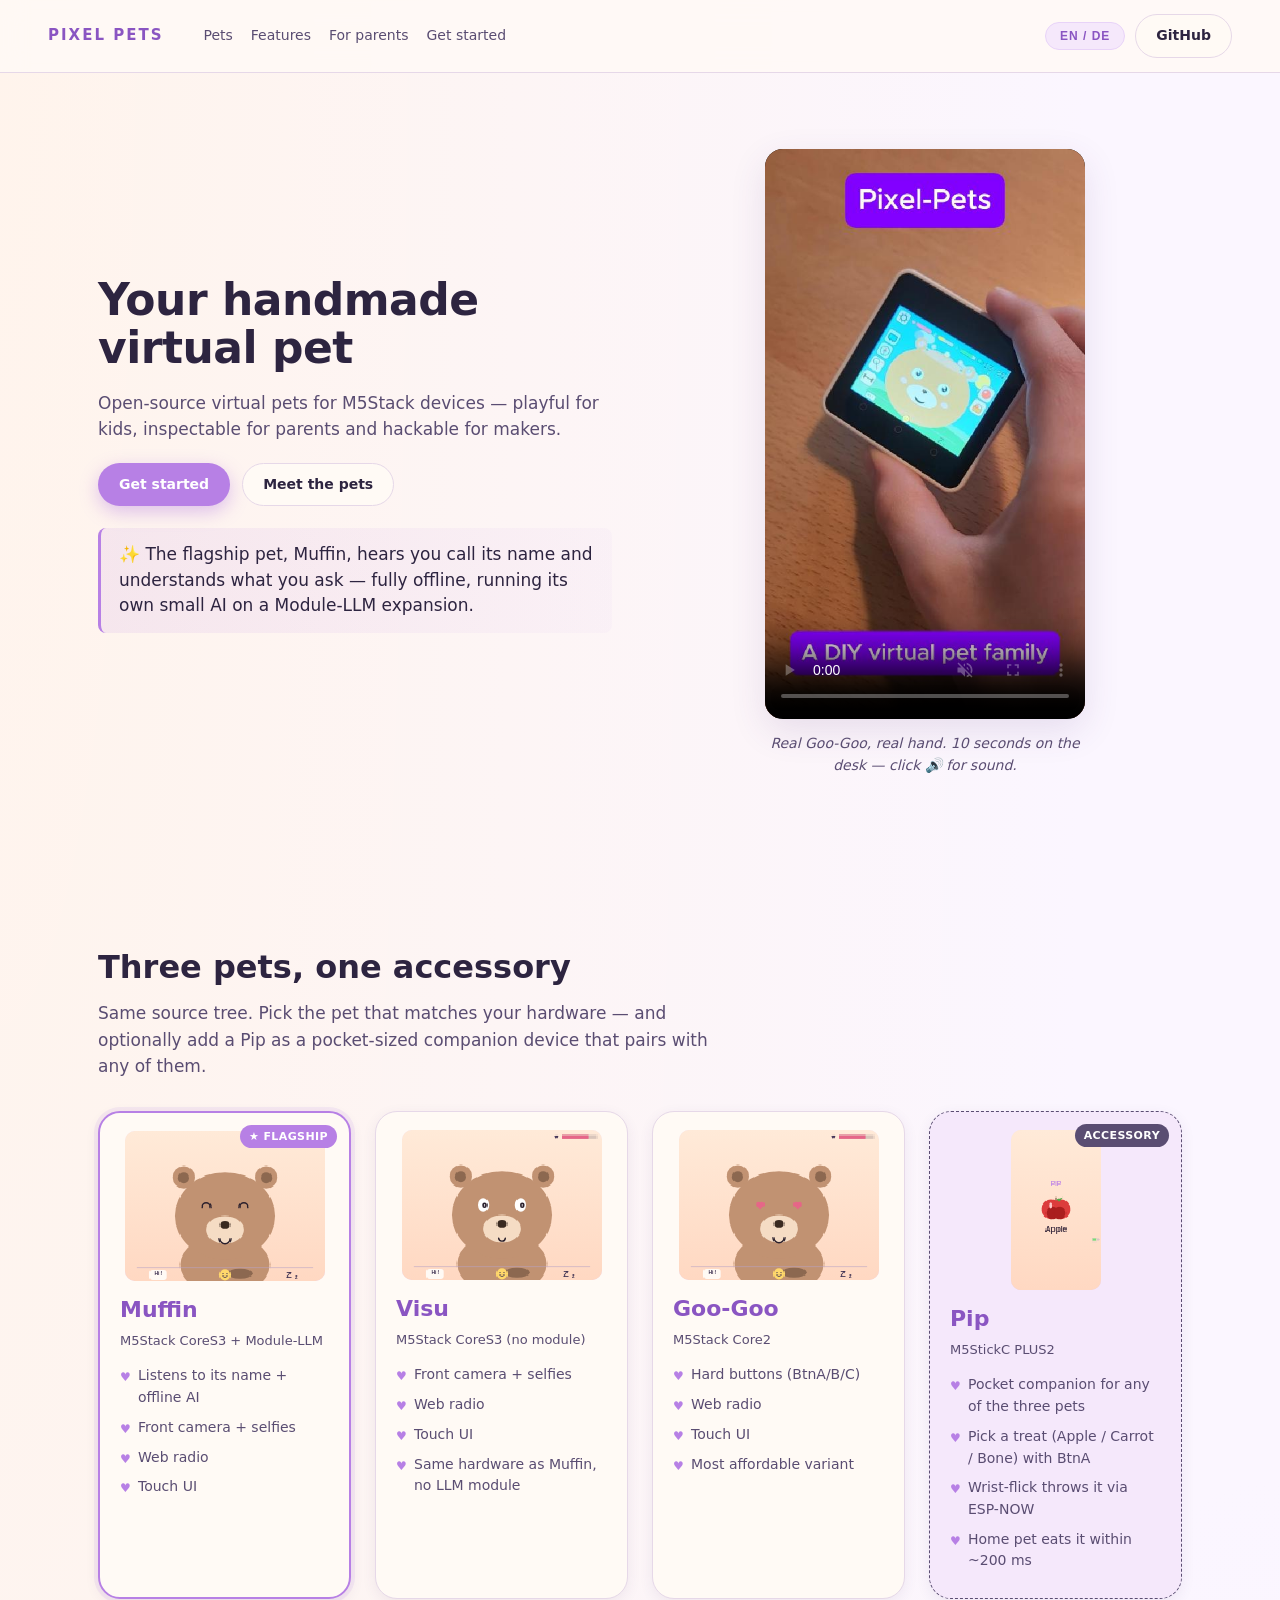
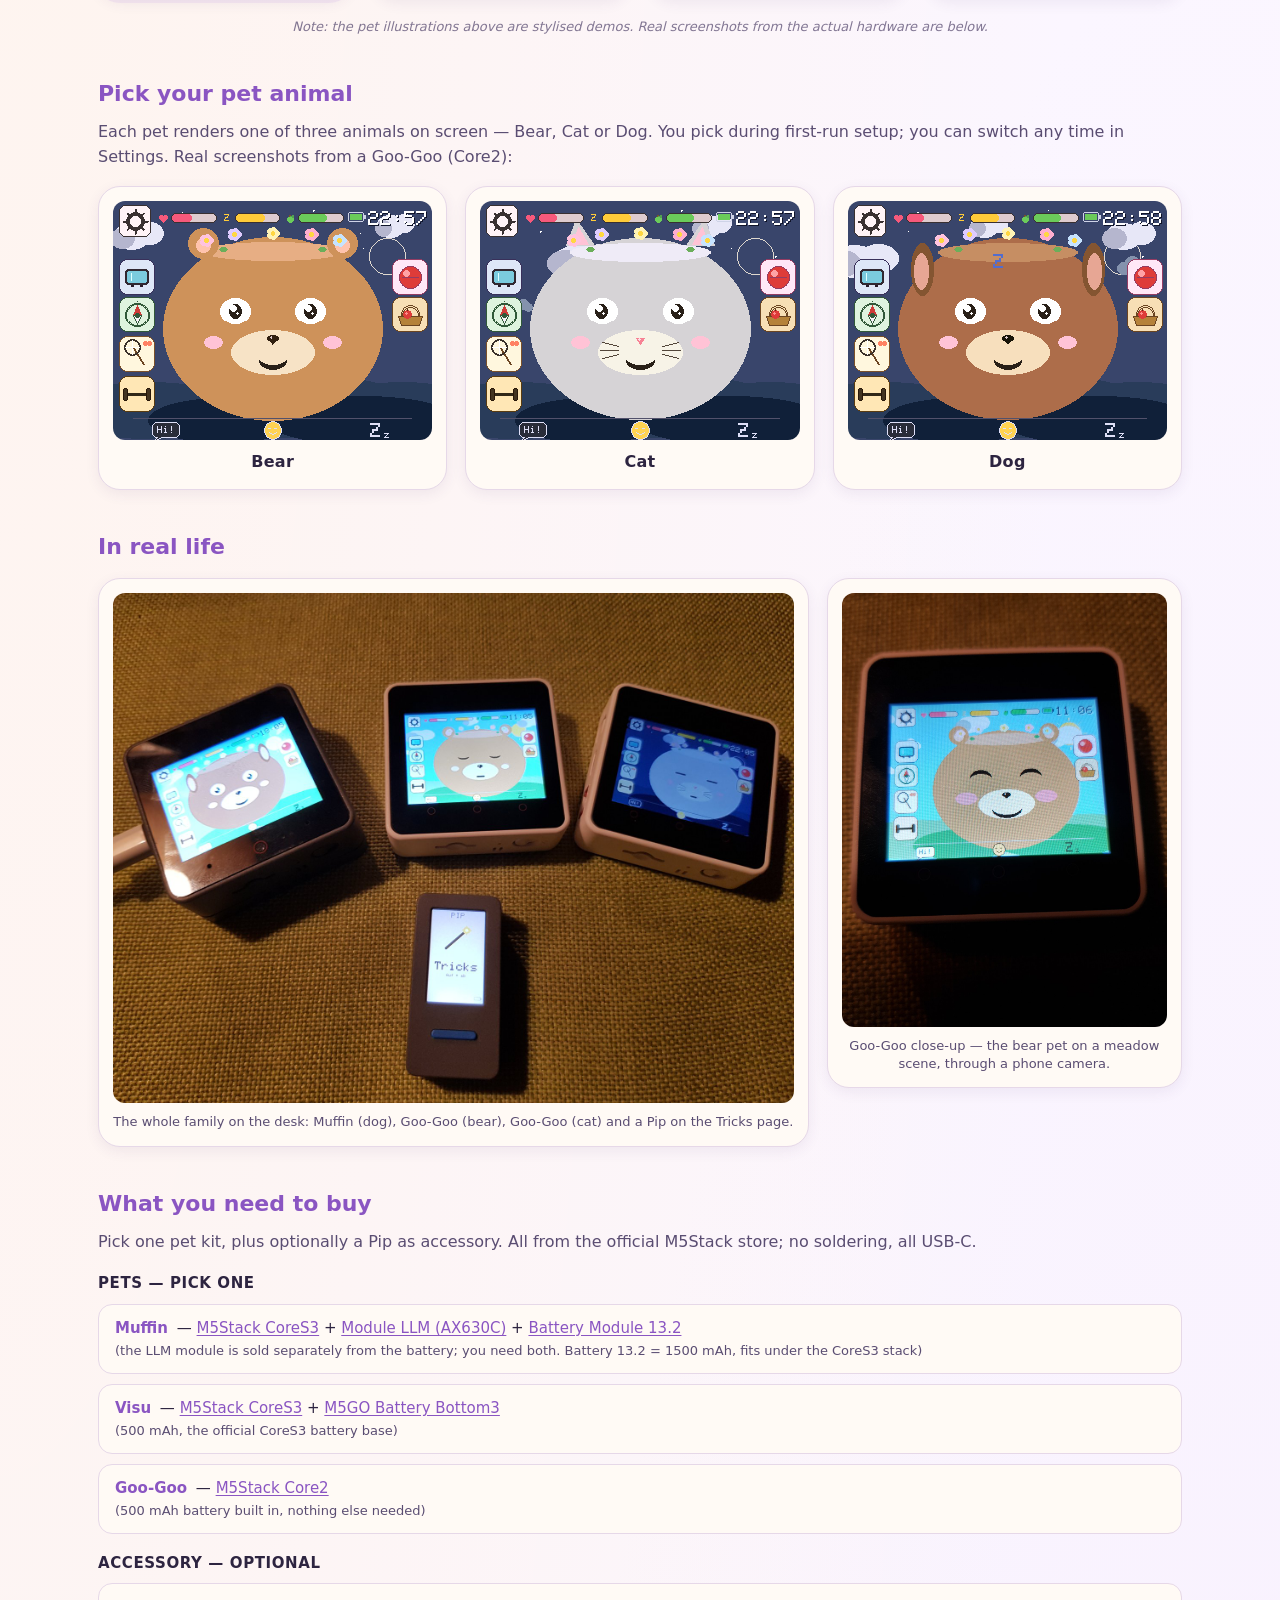
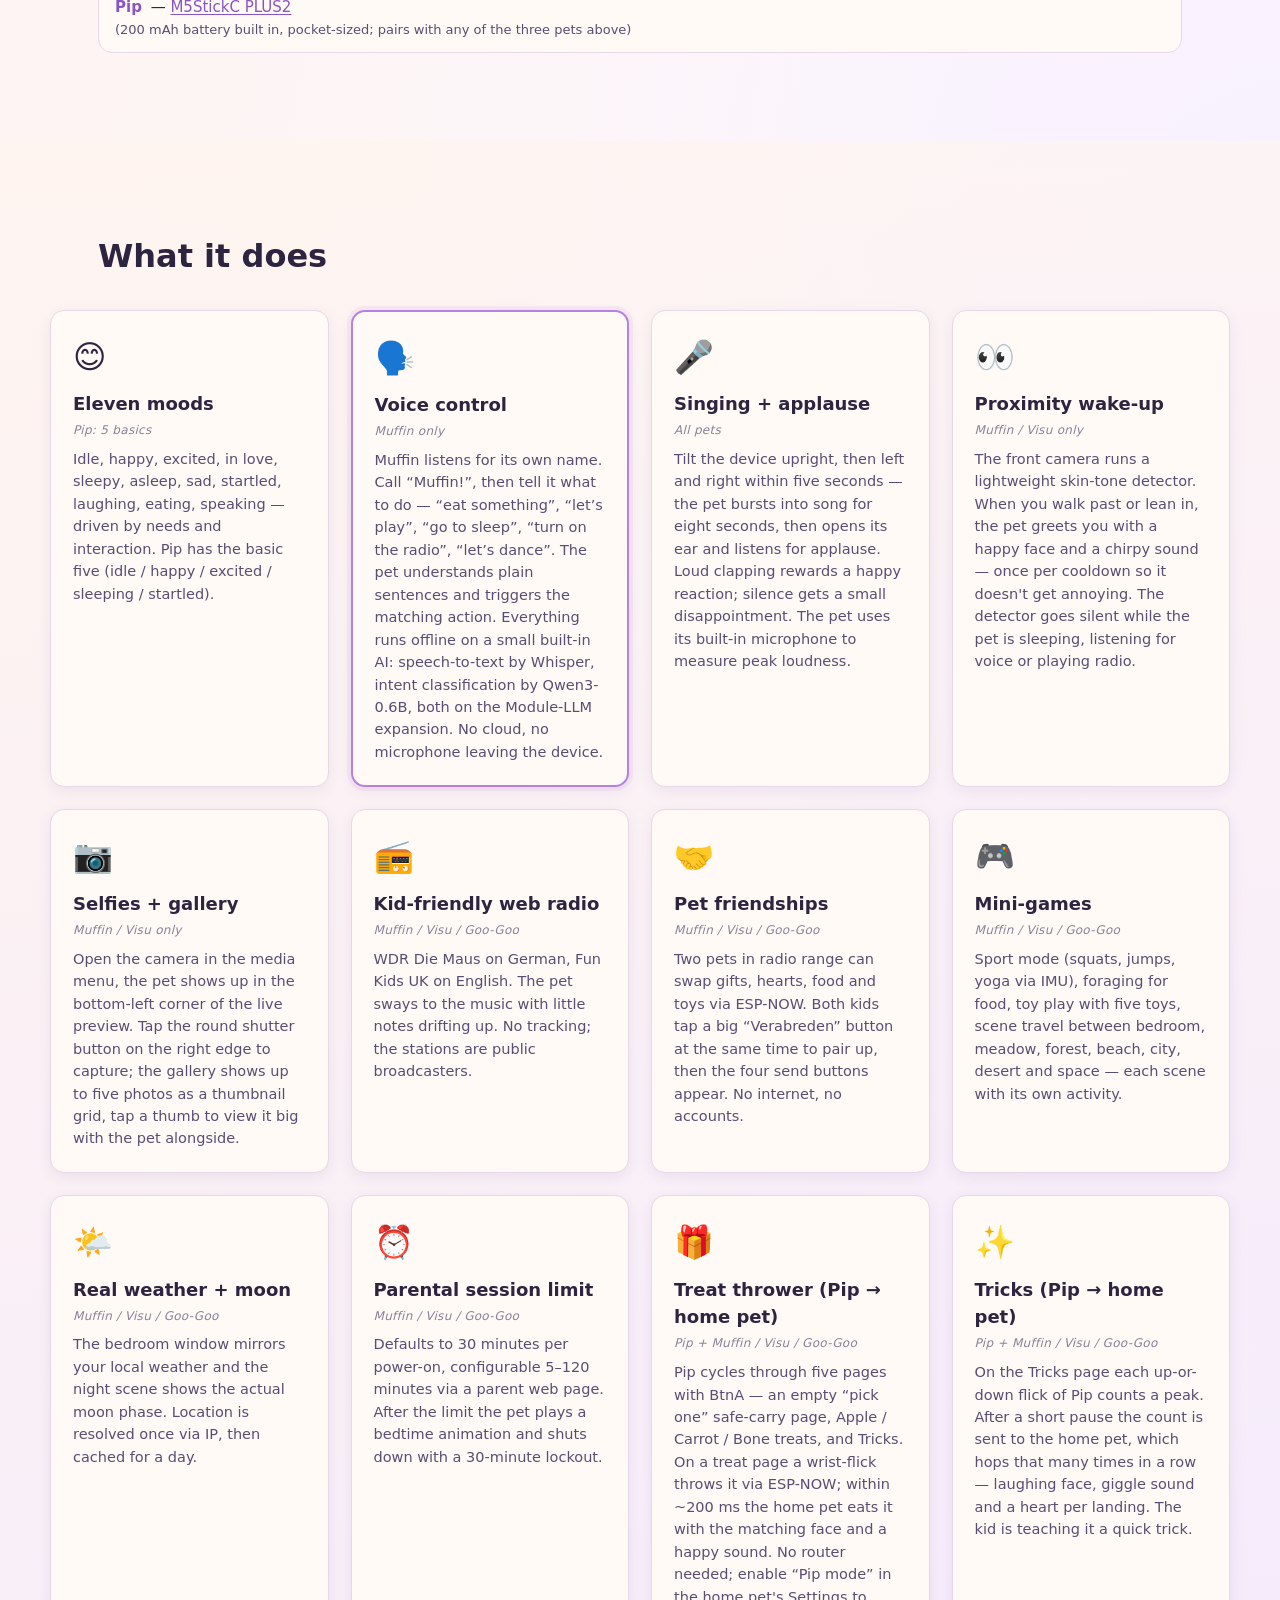
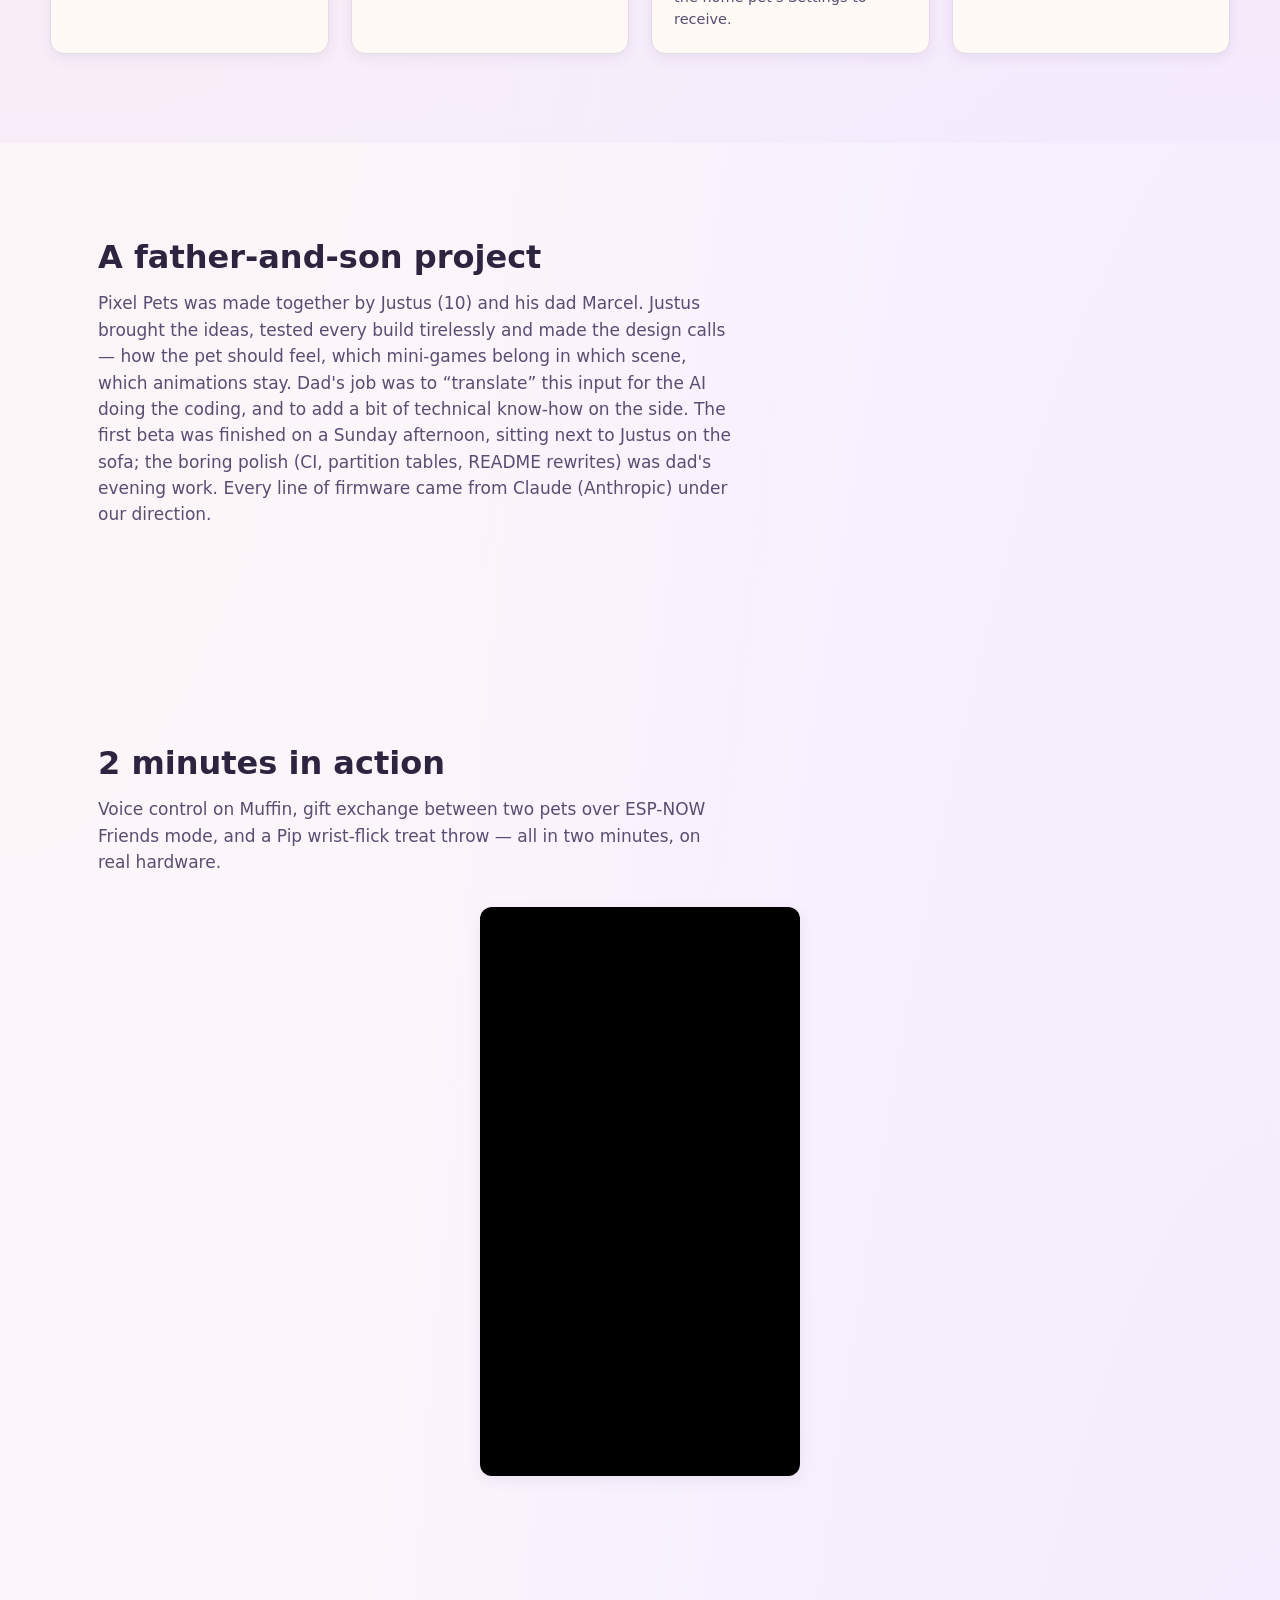
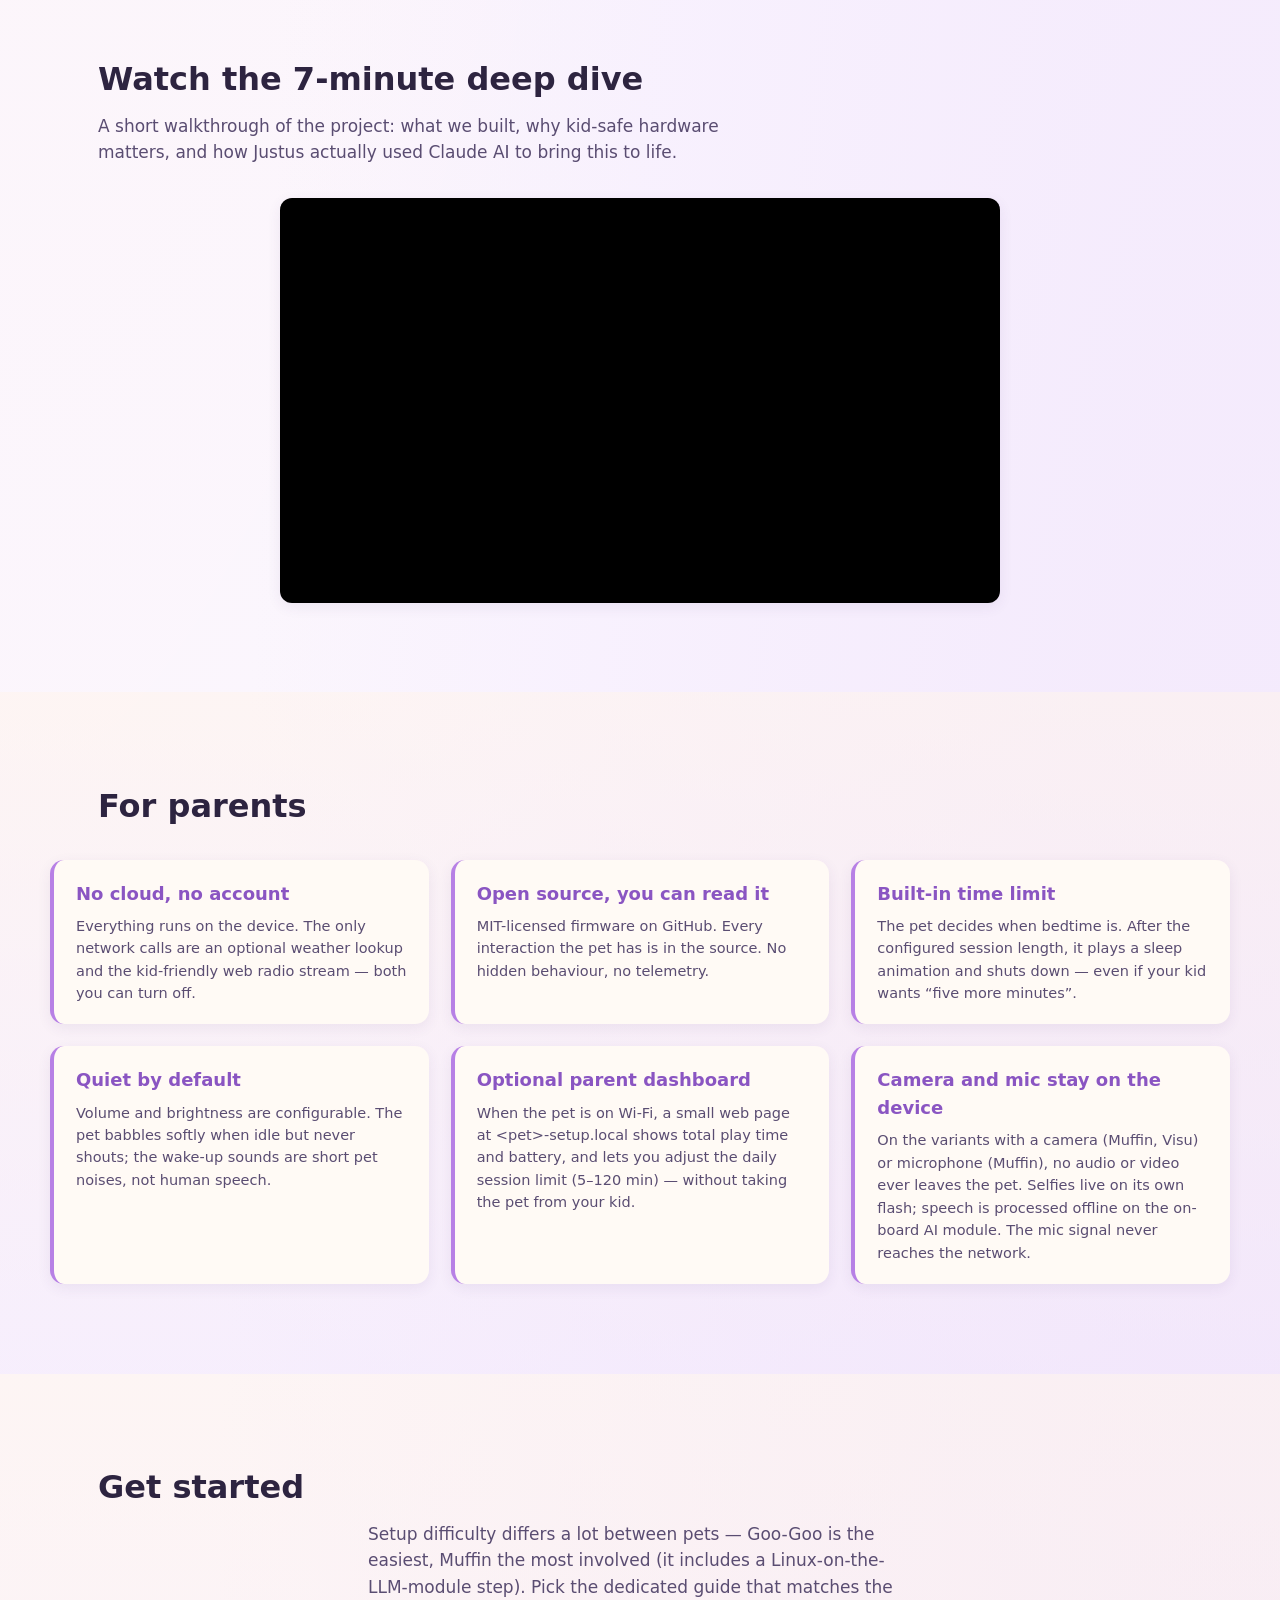
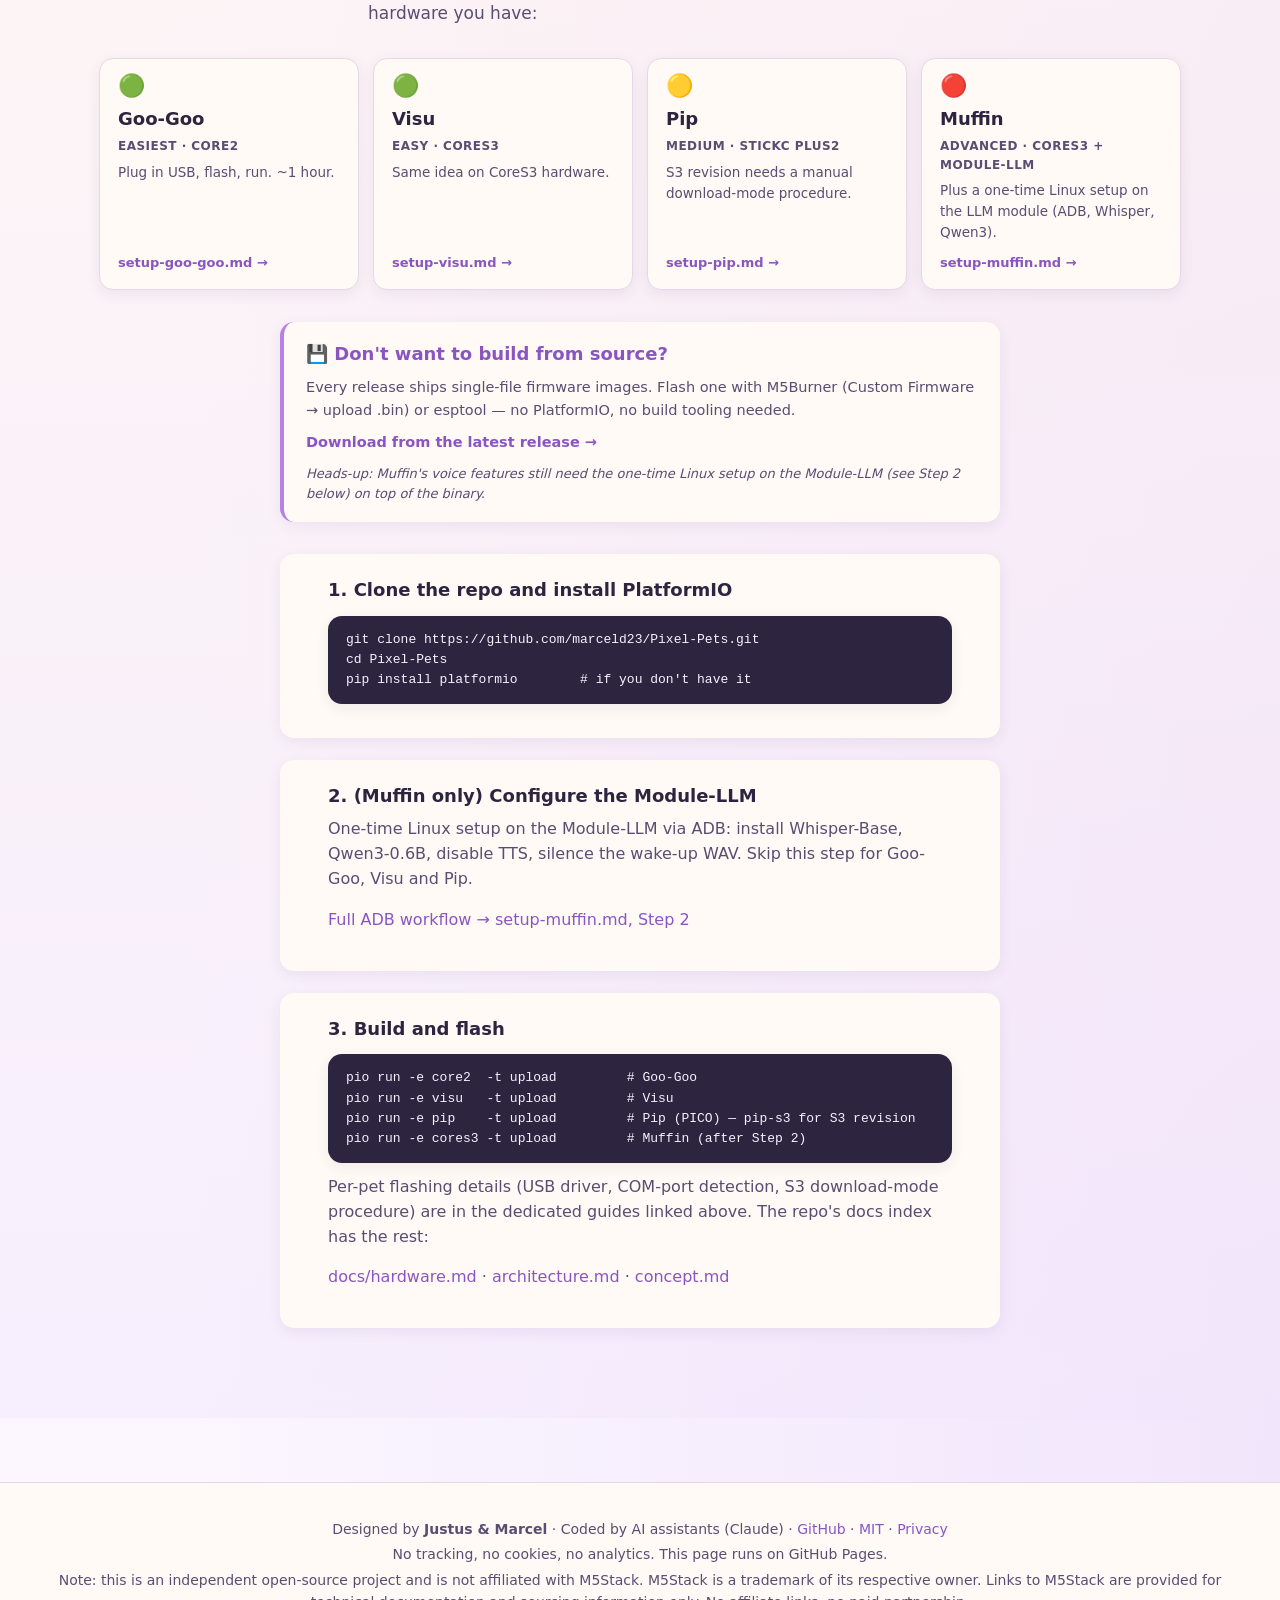
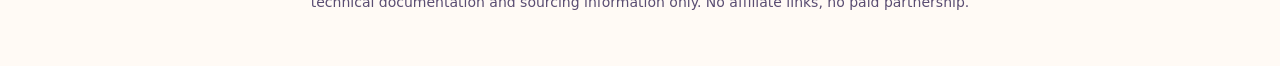
<file: site/index.html>
<!DOCTYPE html>
<html lang="en">
<head>
  <meta charset="UTF-8" />
  <meta name="viewport" content="width=device-width, initial-scale=1.0" />
  <title>Pixel Pets — virtual pets on M5Stack hardware</title>
  <meta name="description"
        content="Open-source virtual pets that run on M5Stack devices. Pet logic, voice control, ESP-NOW friends and more." />
  <meta name="theme-color" content="#b780e5" />
  <link rel="stylesheet" href="styles.css" />
  <link rel="icon" type="image/svg+xml"
        href="data:image/svg+xml,%3Csvg xmlns='http://www.w3.org/2000/svg' viewBox='0 0 64 64'%3E%3Ccircle cx='20' cy='22' r='8' fill='%23c19272'/%3E%3Ccircle cx='44' cy='22' r='8' fill='%23c19272'/%3E%3Ccircle cx='32' cy='34' r='22' fill='%23c19272'/%3E%3Cellipse cx='32' cy='42' rx='10' ry='7' fill='%23f5dcc4'/%3E%3Ccircle cx='32' cy='38' r='2' fill='%232a1f2c'/%3E%3C/svg%3E" />
  <link rel="apple-touch-icon" href="logo.jpg" />
</head>
<body>

<header class="site-header">
  <a href="#top" class="brand">
    <span class="brand-mark">PIXEL PETS</span>
  </a>
  <nav class="site-nav">
    <a href="#pets"        data-en="Pets"         data-de="Pets">Pets</a>
    <a href="#features"    data-en="Features"     data-de="Features">Features</a>
    <a href="#parents"     data-en="For parents"  data-de="Für Eltern">For parents</a>
    <a href="#getstarted"  data-en="Get started"  data-de="Loslegen">Get started</a>
  </nav>
  <div class="header-actions">
    <button id="lang-toggle" class="lang-toggle"
            aria-label="Toggle language" title="Toggle language">EN / DE</button>
    <a href="https://github.com/marceld23/Pixel-Pets"
       class="btn btn-ghost" rel="noopener">GitHub</a>
  </div>
</header>

<main>

<section class="hero" id="top">
  <div class="hero-text">
    <h1 data-en="Your handmade virtual pet"
        data-de="Dein selbstgebautes virtuelles Pet">Your handmade virtual pet</h1>
    <p data-en="Open-source virtual pets for M5Stack devices — playful for kids, inspectable for parents and hackable for makers."
       data-de="Open-Source-Pets für M5Stack-Geräte — verspielt für Kinder, transparent für Eltern und hackbar für Maker.">
      Open-source virtual pets for M5Stack devices — playful for kids, inspectable for parents and hackable for makers.</p>
    <div class="hero-cta">
      <a href="#getstarted" class="btn btn-primary"
         data-en="Get started" data-de="Loslegen">Get started</a>
      <a href="#pets" class="btn btn-ghost"
         data-en="Meet the pets" data-de="Die Pets">Meet the pets</a>
    </div>
    <p class="hero-highlight"
       data-en="✨ The flagship pet, Muffin, hears you call its name and understands what you ask — fully offline, running its own small AI on a Module-LLM expansion."
       data-de="✨ Das Flaggschiff-Pet Muffin hört auf seinen Namen und versteht, was du sagst — komplett offline, mit eigener kleiner KI auf einem Module-LLM-Aufsatz.">
      ✨ The flagship pet, Muffin, hears you call its name and understands what you ask — fully offline, running its own small AI on a Module-LLM expansion.</p>
  </div>

  <div class="hero-demo">
    <video class="hero-video"
           src="video/demo-en.mp4"
           poster="video/demo-en-cover.jpg"
           data-src-en="video/demo-en.mp4"
           data-src-de="video/demo-de.mp4"
           data-poster-en="video/demo-en-cover.jpg"
           data-poster-de="video/demo-de-cover.jpg"
           muted loop autoplay playsinline controls
           aria-label="10-second demo: a Goo-Goo on the desk"></video>
    <p class="hero-caption"
       data-en="Real Goo-Goo, real hand. 10 seconds on the desk — click 🔊 for sound."
       data-de="Echter Goo-Goo, echte Hand. 10 Sekunden auf dem Tisch — Klick auf 🔊 für Ton.">
      Real Goo-Goo, real hand. 10 seconds on the desk — click 🔊 for sound.</p>
  </div>
</section>

<section id="pets" class="section">
  <h2 data-en="Three pets, one accessory" data-de="Drei Pets, ein Zubehör">Three pets, one accessory</h2>
  <p class="section-lead"
     data-en="Same source tree. Pick the pet that matches your hardware — and optionally add a Pip as a pocket-sized companion device that pairs with any of them."
     data-de="Derselbe Quelltext. Wähle das Pet, das zu deiner Hardware passt — und packe optional einen Pip als Hosentaschen-Begleitgerät dazu, der sich mit jedem von ihnen koppelt.">
    Same source tree. Pick the pet that matches your hardware — and optionally add a Pip as a pocket-sized companion device that pairs with any of them.</p>

  <div class="pet-cards">
    <article class="pet-card pet-card-flagship" data-pet="muffin">
      <span class="flagship-ribbon"
            data-en="★ Flagship" data-de="★ Flaggschiff">★ Flagship</span>
      <canvas width="180" height="135" data-pet-canvas="muffin"></canvas>
      <h3>Muffin</h3>
      <p class="hardware">M5Stack CoreS3 + Module-LLM</p>
      <ul class="pet-features"
          data-en-items="Listens to its name + offline AI|Front camera + selfies|Web radio|Touch UI"
          data-de-items="Hört auf seinen Namen + Offline-KI|Frontkamera + Selfies|Webradio|Touch-UI">
        <li>Listens to its name + offline AI</li>
        <li>Front camera + selfies</li>
        <li>Web radio</li>
        <li>Touch UI</li>
      </ul>
    </article>

    <article class="pet-card" data-pet="visu">
      <canvas width="180" height="135" data-pet-canvas="visu"></canvas>
      <h3>Visu</h3>
      <p class="hardware">M5Stack CoreS3 (no module)</p>
      <ul class="pet-features"
          data-en-items="Front camera + selfies|Web radio|Touch UI|Same hardware as Muffin, no LLM module"
          data-de-items="Frontkamera + Selfies|Webradio|Touch-UI|Wie Muffin, aber ohne LLM-Modul">
        <li>Front camera + selfies</li>
        <li>Web radio</li>
        <li>Touch UI</li>
        <li>Same hardware as Muffin, no LLM module</li>
      </ul>
    </article>

    <article class="pet-card" data-pet="goo-goo">
      <canvas width="180" height="135" data-pet-canvas="goo-goo"></canvas>
      <h3>Goo-Goo</h3>
      <p class="hardware">M5Stack Core2</p>
      <ul class="pet-features"
          data-en-items="Hard buttons (BtnA/B/C)|Web radio|Touch UI|Most affordable variant"
          data-de-items="Physische Buttons (BtnA/B/C)|Webradio|Touch-UI|Günstigste Variante">
        <li>Hard buttons (BtnA/B/C)</li>
        <li>Web radio</li>
        <li>Touch UI</li>
        <li>Most affordable variant</li>
      </ul>
    </article>

    <article class="pet-card pet-card-accessory" data-pet="pip">
      <span class="accessory-ribbon"
            data-en="Accessory" data-de="Zubehör">Accessory</span>
      <canvas width="76" height="135" data-pet-canvas="pip"></canvas>
      <h3>Pip</h3>
      <p class="hardware">M5StickC PLUS2</p>
      <ul class="pet-features"
          data-en-items="Pocket companion for any of the three pets|Pick a treat (Apple / Carrot / Bone) with BtnA|Wrist-flick throws it via ESP-NOW|Home pet eats it within ~200 ms"
          data-de-items="Hosentaschen-Begleiter für jedes der drei Pets|Geschenk wählen (Apfel / Karotte / Knochen) mit BtnA|Schütteln wirft es per ESP-NOW|Heimat-Pet schnappt es nach ~200 ms">
        <li>Pocket companion for any of the three pets</li>
        <li>Pick a treat (Apple / Carrot / Bone) with BtnA</li>
        <li>Wrist-flick throws it via ESP-NOW</li>
        <li>Home pet eats it within ~200 ms</li>
      </ul>
    </article>
  </div>
  <p class="cards-disclaimer"
     data-en="Note: the pet illustrations above are stylised demos. Real screenshots from the actual hardware are below."
     data-de="Hinweis: Die Pet-Abbildungen oben sind stilisierte Demos. Echte Screenshots von der Hardware findest du direkt darunter.">
    Note: the pet illustrations above are stylised demos. Real screenshots from the actual hardware are below.</p>

  <h3 class="shopping-heading"
      data-en="Pick your pet animal" data-de="Such dir dein Lieblingstier aus">Pick your pet animal</h3>
  <p class="shopping-lead"
     data-en="Each pet renders one of three animals on screen — Bear, Cat or Dog. You pick during first-run setup; you can switch any time in Settings. Real screenshots from a Goo-Goo (Core2):"
     data-de="Jedes Pet rendert eines von drei Tieren auf dem Display — Bär, Katze oder Hund. Wählst du beim ersten Start aus, jederzeit über die Einstellungen änderbar. Echte Screenshots vom Goo-Goo (Core2):">
    Each pet renders one of three animals on screen — Bear, Cat or Dog. You pick during first-run setup; you can switch any time in Settings. Real screenshots from a Goo-Goo (Core2):</p>
  <div class="animal-shots">
    <figure>
      <img src="screenshots/pet_bear.png" alt="Bear" width="320" height="240" loading="lazy">
      <figcaption data-en="Bear" data-de="Bär">Bear</figcaption>
    </figure>
    <figure>
      <img src="screenshots/pet_cat.png" alt="Cat" width="320" height="240" loading="lazy">
      <figcaption data-en="Cat" data-de="Katze">Cat</figcaption>
    </figure>
    <figure>
      <img src="screenshots/pet_dog.png" alt="Dog" width="320" height="240" loading="lazy">
      <figcaption data-en="Dog" data-de="Hund">Dog</figcaption>
    </figure>
  </div>

  <h3 class="shopping-heading"
      data-en="In real life" data-de="In echt">In real life</h3>
  <div class="hardware-photos">
    <figure>
      <img src="photos/photo_pets.jpg"
           alt="Pixel Pets family on a desk — Muffin, two Goo-Goos and a Pip"
           loading="lazy">
      <figcaption data-en="The whole family on the desk: Muffin (dog), Goo-Goo (bear), Goo-Goo (cat) and a Pip on the Tricks page."
                  data-de="Die ganze Familie auf dem Tisch: Muffin (Hund), Goo-Goo (Bär), Goo-Goo (Katze) und ein Pip auf der Tricks-Seite.">
        The whole family on the desk: Muffin (dog), Goo-Goo (bear), Goo-Goo (cat) and a Pip on the Tricks page.</figcaption>
    </figure>
    <figure>
      <img src="photos/photo_goo-goo_bear.jpg"
           alt="Goo-Goo close-up showing the bear pet on a meadow scene"
           loading="lazy">
      <figcaption data-en="Goo-Goo close-up — the bear pet on a meadow scene, through a phone camera."
                  data-de="Goo-Goo im Detail — der Bär auf einer Wiesen-Szene, durchs Handy fotografiert.">
        Goo-Goo close-up — the bear pet on a meadow scene, through a phone camera.</figcaption>
    </figure>
  </div>

  <h3 class="shopping-heading"
      data-en="What you need to buy" data-de="Was du brauchst">What you need to buy</h3>
  <p class="shopping-lead"
     data-en="Pick one pet kit, plus optionally a Pip as accessory. All from the official M5Stack store; no soldering, all USB-C."
     data-de="Wähle ein Pet-Kit, optional dazu einen Pip als Zubehör. Alles im offiziellen M5Stack-Shop; kein Löten, alles per USB-C.">
    Pick one pet kit, plus optionally a Pip as accessory. All from the official M5Stack store; no soldering, all USB-C.</p>

  <h4 class="shopping-subhead"
      data-en="Pets — pick one" data-de="Pets — wähle eins">Pets — pick one</h4>
  <ul class="shopping-list">
    <li>
      <strong>Muffin</strong> —
      <a href="https://shop.m5stack.com/products/m5stack-cores3-esp32s3-iotdevelopment-kit" rel="noopener">M5Stack CoreS3</a>
      +
      <a href="https://shop.m5stack.com/products/m5stack-llm-large-language-model-module-kit-ax630c" rel="noopener">Module LLM (AX630C)</a>
      +
      <a href="https://shop.m5stack.com/products/battery-module-13-2-1500mah" rel="noopener">Battery Module 13.2</a>
      <span class="shopping-note"
            data-en="(the LLM module is sold separately from the battery; you need both. Battery 13.2 = 1500 mAh, fits under the CoreS3 stack)"
            data-de="(das LLM-Modul wird ohne Akku verkauft; beides wird gebraucht. Battery 13.2 = 1500 mAh, passt unten unter den CoreS3-Stack)">(the LLM module is sold separately from the battery; you need both. Battery 13.2 = 1500 mAh, fits under the CoreS3 stack)</span>
    </li>
    <li>
      <strong>Visu</strong> —
      <a href="https://shop.m5stack.com/products/m5stack-cores3-esp32s3-iotdevelopment-kit" rel="noopener">M5Stack CoreS3</a>
      +
      <a href="https://shop.m5stack.com/products/m5go-battery-bottom3-for-cores3-only" rel="noopener">M5GO Battery Bottom3</a>
      <span class="shopping-note"
            data-en="(500 mAh, the official CoreS3 battery base)"
            data-de="(500 mAh, der offizielle CoreS3-Akkuboden)">(500 mAh, the official CoreS3 battery base)</span>
    </li>
    <li>
      <strong>Goo-Goo</strong> —
      <a href="https://shop.m5stack.com/products/m5stack-core2-esp32-iot-development-kit-v1-1" rel="noopener">M5Stack Core2</a>
      <span class="shopping-note"
            data-en="(500 mAh battery built in, nothing else needed)"
            data-de="(Akku 500 mAh ist eingebaut, sonst nichts)">(500 mAh battery built in, nothing else needed)</span>
    </li>
  </ul>

  <h4 class="shopping-subhead"
      data-en="Accessory — optional" data-de="Zubehör — optional">Accessory — optional</h4>
  <ul class="shopping-list">
    <li>
      <strong>Pip</strong> —
      <a href="https://shop.m5stack.com/products/m5stickc-plus2-esp32-mini-iot-development-kit" rel="noopener">M5StickC PLUS2</a>
      <span class="shopping-note"
            data-en="(200 mAh battery built in, pocket-sized; pairs with any of the three pets above)"
            data-de="(Akku 200 mAh eingebaut, hosentaschentauglich; koppelt mit jedem der drei Pets oben)">(200 mAh battery built in, pocket-sized; pairs with any of the three pets above)</span>
    </li>
  </ul>
</section>

<section id="features" class="section section-alt">
  <h2 data-en="What it does" data-de="Was es kann">What it does</h2>

  <div class="feature-grid">
    <div class="feature">
      <div class="feature-icon">😊</div>
      <h3 data-en="Eleven moods" data-de="Elf Stimmungen">Eleven moods</h3>
      <p class="feature-tag"
         data-en="Pip: 5 basics" data-de="Pip: 5 Basismimiken">Pip: 5 basics</p>
      <p data-en="Idle, happy, excited, in love, sleepy, asleep, sad, startled, laughing, eating, speaking — driven by needs and interaction. Pip has the basic five (idle / happy / excited / sleeping / startled)."
         data-de="Idle, glücklich, aufgeregt, verliebt, müde, schlafend, traurig, erschrocken, lachend, essend, sprechend — abgeleitet aus Bedürfnissen und Interaktion. Pip hat die fünf Basismimiken (idle / happy / excited / schlafen / erschrocken).">
        Idle, happy, excited, in love, sleepy, asleep, sad, startled, laughing, eating, speaking — driven by needs and interaction. Pip has the basic five (idle / happy / excited / sleeping / startled).</p>
    </div>

    <div class="feature feature-flagship">
      <div class="feature-icon">🗣️</div>
      <h3 data-en="Voice control" data-de="Sprachsteuerung">Voice control</h3>
      <p class="feature-tag"
         data-en="Muffin only" data-de="nur Muffin">Muffin only</p>
      <p data-en="Muffin listens for its own name. Call “Muffin!”, then tell it what to do — “eat something”, “let’s play”, “go to sleep”, “turn on the radio”, “let’s dance”. The pet understands plain sentences and triggers the matching action. Everything runs offline on a small built-in AI: speech-to-text by Whisper, intent classification by Qwen3-0.6B, both on the Module-LLM expansion. No cloud, no microphone leaving the device."
         data-de="Muffin hört auf seinen eigenen Namen. Ruf „Muffin!“ und sag dann, was es tun soll — „iss etwas“, „lass uns spielen“, „geh schlafen“, „mach das Radio an“, „lass uns tanzen“. Das Pet versteht ganze Sätze und löst die passende Aktion aus. Alles läuft offline auf einer kleinen eingebauten KI: Sprache-zu-Text via Whisper, Bedeutungs-Erkennung via Qwen3-0.6B, beides auf dem Module-LLM-Aufsatz. Keine Cloud, kein Mikrofon-Stream verlässt das Gerät.">
        Muffin listens for its own name. Call “Muffin!”, then tell it what to do — “eat something”, “let’s play”, “go to sleep”, “turn on the radio”, “let’s dance”. The pet understands plain sentences and triggers the matching action. Everything runs offline on a small built-in AI: speech-to-text by Whisper, intent classification by Qwen3-0.6B, both on the Module-LLM expansion. No cloud, no microphone leaving the device.</p>
    </div>

    <div class="feature">
      <div class="feature-icon">🎤</div>
      <h3 data-en="Singing + applause" data-de="Singen + Applaus">Singing + applause</h3>
      <p class="feature-tag"
         data-en="All pets" data-de="alle Pets">All pets</p>
      <p data-en="Tilt the device upright, then left and right within five seconds — the pet bursts into song for eight seconds, then opens its ear and listens for applause. Loud clapping rewards a happy reaction; silence gets a small disappointment. The pet uses its built-in microphone to measure peak loudness."
         data-de="Tipp das Gerät kurz hochkant, dann nach links, dann nach rechts — innerhalb von fünf Sekunden. Das Pet legt acht Sekunden lang los und singt, danach hört es fünf Sekunden lang auf Applaus. Lautes Klatschen wird mit einer Happy-Reaktion belohnt, Schweigen bringt eine kleine Enttäuschung. Das Pet nutzt sein eingebautes Mikrofon, um den Peak-Pegel zu messen.">
        Tilt the device upright, then left and right within five seconds — the pet bursts into song for eight seconds, then opens its ear and listens for applause. Loud clapping rewards a happy reaction; silence gets a small disappointment. The pet uses its built-in microphone to measure peak loudness.</p>
    </div>

    <div class="feature">
      <div class="feature-icon">👀</div>
      <h3 data-en="Proximity wake-up" data-de="Annäherungs-Erkennung">Proximity wake-up</h3>
      <p class="feature-tag"
         data-en="Muffin / Visu only" data-de="nur Muffin / Visu">Muffin / Visu only</p>
      <p data-en="The front camera runs a lightweight skin-tone detector. When you walk past or lean in, the pet greets you with a happy face and a chirpy sound — once per cooldown so it doesn't get annoying. The detector goes silent while the pet is sleeping, listening for voice or playing radio."
         data-de="Die Frontkamera läuft mit einem leichtgewichtigen Hauttonfilter. Wenn du vorbeigehst oder dich näherst, begrüßt dich das Pet mit einem fröhlichen Gesicht und einem kleinen Laut — pro Cooldown nur einmal, sonst wird's nervig. Der Detektor schweigt, wenn das Pet schläft, sprachhört oder Radio spielt.">
        The front camera runs a lightweight skin-tone detector. When you walk past or lean in, the pet greets you with a happy face and a chirpy sound — once per cooldown so it doesn't get annoying. The detector goes silent while the pet is sleeping, listening for voice or playing radio.</p>
    </div>

    <div class="feature">
      <div class="feature-icon">📷</div>
      <h3 data-en="Selfies + gallery" data-de="Selfies + Galerie">Selfies + gallery</h3>
      <p class="feature-tag"
         data-en="Muffin / Visu only" data-de="nur Muffin / Visu">Muffin / Visu only</p>
      <p data-en="Open the camera in the media menu, the pet shows up in the bottom-left corner of the live preview. Tap the round shutter button on the right edge to capture; the gallery shows up to five photos as a thumbnail grid, tap a thumb to view it big with the pet alongside."
         data-de="Kamera im Medien-Menü öffnen, das Pet erscheint unten links im Live-Bild. Runder Auslöser-Button am rechten Rand schießt das Foto; die Galerie zeigt bis zu fünf Fotos als Thumbnail-Grid, Tap auf ein Thumb öffnet das Bild groß mit Pet daneben.">
        Open the camera in the media menu, the pet shows up in the bottom-left corner of the live preview. Tap the round shutter button on the right edge to capture; the gallery shows up to five photos as a thumbnail grid, tap a thumb to view it big with the pet alongside.</p>
    </div>

    <div class="feature">
      <div class="feature-icon">📻</div>
      <h3 data-en="Kid-friendly web radio" data-de="Kinder-Webradio">Kid-friendly web radio</h3>
      <p class="feature-tag"
         data-en="Muffin / Visu / Goo-Goo" data-de="Muffin / Visu / Goo-Goo">Muffin / Visu / Goo-Goo</p>
      <p data-en="WDR Die Maus on German, Fun Kids UK on English. The pet sways to the music with little notes drifting up. No tracking; the stations are public broadcasters."
         data-de="WDR Die Maus auf Deutsch, Fun Kids UK auf Englisch. Das Pet wiegt sich zur Musik, kleine Noten steigen auf. Kein Tracking; beide Sender sind öffentlich-rechtlich.">
        WDR Die Maus on German, Fun Kids UK on English. The pet sways to the music with little notes drifting up. No tracking; the stations are public broadcasters.</p>
    </div>

    <div class="feature">
      <div class="feature-icon">🤝</div>
      <h3 data-en="Pet friendships" data-de="Pet-Freundschaften">Pet friendships</h3>
      <p class="feature-tag"
         data-en="Muffin / Visu / Goo-Goo" data-de="Muffin / Visu / Goo-Goo">Muffin / Visu / Goo-Goo</p>
      <p data-en="Two pets in radio range can swap gifts, hearts, food and toys via ESP-NOW. Both kids tap a big “Verabreden” button at the same time to pair up, then the four send buttons appear. No internet, no accounts."
         data-de="Zwei Pets in Funkreichweite tauschen Geschenke, Herzen, Futter und Spielzeug per ESP-NOW. Beide Kinder tippen gleichzeitig auf einen großen „Verabreden“-Button um zu pairen, danach erscheinen die vier Send-Buttons. Kein Internet, keine Accounts.">
        Two pets in radio range can swap gifts, hearts, food and toys via ESP-NOW. Both kids tap a big “Verabreden” button at the same time to pair up, then the four send buttons appear. No internet, no accounts.</p>
    </div>

    <div class="feature">
      <div class="feature-icon">🎮</div>
      <h3 data-en="Mini-games" data-de="Mini-Spiele">Mini-games</h3>
      <p class="feature-tag"
         data-en="Muffin / Visu / Goo-Goo" data-de="Muffin / Visu / Goo-Goo">Muffin / Visu / Goo-Goo</p>
      <p data-en="Sport mode (squats, jumps, yoga via IMU), foraging for food, toy play with five toys, scene travel between bedroom, meadow, forest, beach, city, desert and space — each scene with its own activity."
         data-de="Sport (Squats, Jumps, Yoga per IMU), Sammeln von Apfel/Karotte/Knochen, Spielzeug-Modus mit fünf Items, Reisen zwischen Zimmer, Wiese, Wald, Strand, Stadt, Wüste und All — jede Szene mit eigener Aktivität.">
        Sport mode (squats, jumps, yoga via IMU), foraging for food, toy play with five toys, scene travel between bedroom, meadow, forest, beach, city, desert and space — each scene with its own activity.</p>
    </div>

    <div class="feature">
      <div class="feature-icon">🌤️</div>
      <h3 data-en="Real weather + moon" data-de="Echtes Wetter + Mond">Real weather + moon</h3>
      <p class="feature-tag"
         data-en="Muffin / Visu / Goo-Goo" data-de="Muffin / Visu / Goo-Goo">Muffin / Visu / Goo-Goo</p>
      <p data-en="The bedroom window mirrors your local weather and the night scene shows the actual moon phase. Location is resolved once via IP, then cached for a day."
         data-de="Das Zimmerfenster spiegelt das lokale Wetter, die Nachtszene zeigt die echte Mondphase. Standort wird einmal per IP ermittelt und einen Tag lang gecacht.">
        The bedroom window mirrors your local weather and the night scene shows the actual moon phase. Location is resolved once via IP, then cached for a day.</p>
    </div>

    <div class="feature">
      <div class="feature-icon">⏰</div>
      <h3 data-en="Parental session limit" data-de="Eltern-Spielzeit-Limit">Parental session limit</h3>
      <p class="feature-tag"
         data-en="Muffin / Visu / Goo-Goo" data-de="Muffin / Visu / Goo-Goo">Muffin / Visu / Goo-Goo</p>
      <p data-en="Defaults to 30 minutes per power-on, configurable 5–120 minutes via a parent web page. After the limit the pet plays a bedtime animation and shuts down with a 30-minute lockout."
         data-de="Standardmäßig 30 Minuten pro Boot, einstellbar 5–120 Minuten via Eltern-Webseite. Nach Ablauf spielt das Pet eine Schlaf-Sequenz und fährt für 30 Minuten in eine Sperre.">
        Defaults to 30 minutes per power-on, configurable 5–120 minutes via a parent web page. After the limit the pet plays a bedtime animation and shuts down with a 30-minute lockout.</p>
    </div>

    <div class="feature">
      <div class="feature-icon">🎁</div>
      <h3 data-en="Treat thrower (Pip → home pet)"
          data-de="Geschenk-Werfer (Pip → Heimat-Pet)">Treat thrower (Pip → home pet)</h3>
      <p class="feature-tag"
         data-en="Pip + Muffin / Visu / Goo-Goo"
         data-de="Pip + Muffin / Visu / Goo-Goo">Pip + Muffin / Visu / Goo-Goo</p>
      <p data-en="Pip cycles through five pages with BtnA — an empty “pick one” safe-carry page, Apple / Carrot / Bone treats, and Tricks. On a treat page a wrist-flick throws it via ESP-NOW; within ~200 ms the home pet eats it with the matching face and a happy sound. No router needed; enable “Pip mode” in the home pet's Settings to receive."
         data-de="Pip blättert mit BtnA durch fünf Seiten — eine leere „Wähle aus“-Seite zum sicheren Tragen, Apfel / Karotte / Knochen als Geschenke und Tricks. Auf einer Geschenk-Seite wirft ein Wrist-Flick per ESP-NOW; nach ~200 ms isst das Heimat-Pet mit passender Mimik und einem fröhlichen Laut. Kein Router nötig; am Heimat-Pet in den Einstellungen „Pip-Modus“ aktivieren.">
        Pip cycles through five pages with BtnA — an empty “pick one” safe-carry page, Apple / Carrot / Bone treats, and Tricks. On a treat page a wrist-flick throws it via ESP-NOW; within ~200 ms the home pet eats it with the matching face and a happy sound. No router needed; enable “Pip mode” in the home pet's Settings to receive.</p>
    </div>

    <div class="feature">
      <div class="feature-icon">✨</div>
      <h3 data-en="Tricks (Pip → home pet)"
          data-de="Tricks (Pip → Heimat-Pet)">Tricks (Pip → home pet)</h3>
      <p class="feature-tag"
         data-en="Pip + Muffin / Visu / Goo-Goo"
         data-de="Pip + Muffin / Visu / Goo-Goo">Pip + Muffin / Visu / Goo-Goo</p>
      <p data-en="On the Tricks page each up-or-down flick of Pip counts a peak. After a short pause the count is sent to the home pet, which hops that many times in a row — laughing face, giggle sound and a heart per landing. The kid is teaching it a quick trick."
         data-de="Auf der Tricks-Seite zählt jede Auf-oder-Ab-Bewegung von Pip einen Peak. Nach einer kurzen Pause wird die Anzahl ans Heimat-Pet geschickt, das genau so oft hintereinander hüpft — Lach-Mimik, Kicher-Sound und ein Herz pro Landung. Das Kind bringt ihm einen schnellen Trick bei.">
        On the Tricks page each up-or-down flick of Pip counts a peak. After a short pause the count is sent to the home pet, which hops that many times in a row — laughing face, giggle sound and a heart per landing. The kid is teaching it a quick trick.</p>
    </div>
  </div>
</section>

<section id="family" class="section">
  <h2 data-en="A father-and-son project"
      data-de="Ein Vater-Sohn-Projekt">A father-and-son project</h2>
  <p class="section-lead"
     data-en="Pixel Pets was made together by Justus (10) and his dad Marcel. Justus brought the ideas, tested every build tirelessly and made the design calls — how the pet should feel, which mini-games belong in which scene, which animations stay. Dad's job was to “translate” this input for the AI doing the coding, and to add a bit of technical know-how on the side. The first beta was finished on a Sunday afternoon, sitting next to Justus on the sofa; the boring polish (CI, partition tables, README rewrites) was dad's evening work. Every line of firmware came from Claude (Anthropic) under our direction."
     data-de="Pixel Pets ist von Justus (10) und seinem Papa Marcel zusammen entstanden. Justus hat die Ideen geliefert, unermüdlich getestet und die Design-Entscheidungen getroffen — wie sich das Pet anfühlen soll, welche Mini-Spiele in welche Szene gehören, welche Animationen bleiben. Papas Aufgabe war es, diesen Input an die programmierende KI zu „übersetzen“ und etwas technisches Wissen beizusteuern. Die erste Beta wurde an einem Sonntag Nachmittag fertig, neben Justus auf dem Sofa; den langweiligen Feinschliff (CI, Partitionstabellen, README-Umbauten) machte Papa abends. Jede Zeile Firmware kam von Claude (Anthropic) unter unserer Anleitung.">
    Pixel Pets was made together by Justus (10) and his dad Marcel. Justus brought the ideas, tested every build tirelessly and made the design calls — how the pet should feel, which mini-games belong in which scene, which animations stay. Dad's job was to “translate” this input for the AI doing the coding, and to add a bit of technical know-how on the side. The first beta was finished on a Sunday afternoon, sitting next to Justus on the sofa; the boring polish (CI, partition tables, README rewrites) was dad's evening work. Every line of firmware came from Claude (Anthropic) under our direction.</p>
</section>

<section id="feature-reel" class="section">
  <h2 data-en="2 minutes in action"
      data-de="2 Minuten in Aktion">2 minutes in action</h2>
  <p class="section-lead"
     data-en="Voice control on Muffin, gift exchange between two pets over ESP-NOW Friends mode, and a Pip wrist-flick treat throw — all in two minutes, on real hardware."
     data-de="Sprachsteuerung auf Muffin, Geschenke-Austausch zwischen zwei Pets über ESP-NOW-Freunde-Modus und ein Pip-Treat-Wurf per Handgelenksbewegung — alles in zwei Minuten, auf echter Hardware.">
    Voice control on Muffin, gift exchange between two pets over ESP-NOW Friends mode, and a Pip wrist-flick treat throw — all in two minutes, on real hardware.</p>
  <div class="feature-reel-frame">
    <iframe
      src="https://www.youtube.com/embed/jGS-yNJveYc"
      title="Pixel Pets — 2-minute feature reel"
      allow="accelerometer; autoplay; clipboard-write; encrypted-media; gyroscope; picture-in-picture; web-share"
      allowfullscreen
      loading="lazy"
      referrerpolicy="strict-origin-when-cross-origin"></iframe>
  </div>
</section>

<section id="deep-dive" class="section">
  <h2 data-en="Watch the 7-minute deep dive"
      data-de="Sieh dir den 7-Minuten-Deep-Dive an">Watch the 7-minute deep dive</h2>
  <p class="section-lead"
     data-en="A short walkthrough of the project: what we built, why kid-safe hardware matters, and how Justus actually used Claude AI to bring this to life."
     data-de="Ein kurzer Streifzug durchs Projekt: was wir gebaut haben, warum kinderfreundliche Hardware uns wichtig war und wie Justus tatsächlich mit Claude KI gearbeitet hat.">
    A short walkthrough of the project: what we built, why kid-safe hardware matters, and how Justus actually used Claude AI to bring this to life.</p>
  <div class="deep-dive-frame">
    <iframe
      src="https://www.youtube.com/embed/2V9dgzdXCR8"
      data-src-en="https://www.youtube.com/embed/2V9dgzdXCR8"
      data-src-de="https://www.youtube.com/embed/iCOyaJQFdys"
      title="Pixel Pets — 7-minute deep dive"
      allow="accelerometer; autoplay; clipboard-write; encrypted-media; gyroscope; picture-in-picture; web-share"
      allowfullscreen
      loading="lazy"
      referrerpolicy="strict-origin-when-cross-origin"></iframe>
  </div>
</section>

<section id="parents" class="section section-alt">
  <h2 data-en="For parents" data-de="Für Eltern">For parents</h2>

  <div class="parents-grid">
    <div class="parent-point">
      <h3 data-en="No cloud, no account" data-de="Keine Cloud, kein Account">No cloud, no account</h3>
      <p data-en="Everything runs on the device. The only network calls are an optional weather lookup and the kid-friendly web radio stream — both you can turn off."
         data-de="Alles läuft auf dem Gerät. Die einzigen Netzwerk-Aufrufe sind eine optionale Wetter-Abfrage und der Kinder-Webradio-Stream — beides abschaltbar.">
        Everything runs on the device. The only network calls are an optional weather lookup and the kid-friendly web radio stream — both you can turn off.</p>
    </div>

    <div class="parent-point">
      <h3 data-en="Open source, you can read it" data-de="Open Source — alles einsehbar">Open source, you can read it</h3>
      <p data-en="MIT-licensed firmware on GitHub. Every interaction the pet has is in the source. No hidden behaviour, no telemetry."
         data-de="MIT-lizenzierte Firmware auf GitHub. Jede Interaktion des Pets steht im Quellcode. Keine versteckten Funktionen, keine Telemetrie.">
        MIT-licensed firmware on GitHub. Every interaction the pet has is in the source. No hidden behaviour, no telemetry.</p>
    </div>

    <div class="parent-point">
      <h3 data-en="Built-in time limit" data-de="Eingebautes Zeitlimit">Built-in time limit</h3>
      <p data-en="The pet decides when bedtime is. After the configured session length, it plays a sleep animation and shuts down — even if your kid wants “five more minutes”."
         data-de="Das Pet entscheidet über die Schlafenszeit. Nach der eingestellten Spielzeit spielt es eine Schlaf-Animation und schaltet sich ab — auch wenn das Kind „nur noch fünf Minuten“ möchte.">
        The pet decides when bedtime is. After the configured session length, it plays a sleep animation and shuts down — even if your kid wants “five more minutes”.</p>
    </div>

    <div class="parent-point">
      <h3 data-en="Quiet by default" data-de="Standardmäßig leise">Quiet by default</h3>
      <p data-en="Volume and brightness are configurable. The pet babbles softly when idle but never shouts; the wake-up sounds are short pet noises, not human speech."
         data-de="Lautstärke und Helligkeit sind einstellbar. Das Pet brabbelt leise im Idle, schreit aber nie; die Aufwach-Sounds sind kurze Tier-Laute, kein gesprochenes Wort.">
        Volume and brightness are configurable. The pet babbles softly when idle but never shouts; the wake-up sounds are short pet noises, not human speech.</p>
    </div>

    <div class="parent-point">
      <h3 data-en="Optional parent dashboard" data-de="Optionale Eltern-Übersicht">Optional parent dashboard</h3>
      <p data-en="When the pet is on Wi-Fi, a small web page at &lt;pet&gt;-setup.local shows total play time and battery, and lets you adjust the daily session limit (5–120 min) — without taking the pet from your kid."
         data-de="Wenn das Pet im WLAN ist, zeigt eine kleine Webseite unter &lt;pet&gt;-setup.local die Gesamtspielzeit und den Akkustand und lässt das Tageslimit (5–120 min) anpassen — ohne dem Kind das Pet aus der Hand zu nehmen.">
        When the pet is on Wi-Fi, a small web page at &lt;pet&gt;-setup.local shows total play time and battery, and lets you adjust the daily session limit (5–120 min) — without taking the pet from your kid.</p>
    </div>

    <div class="parent-point">
      <h3 data-en="Camera and mic stay on the device" data-de="Kamera und Mikrofon bleiben am Gerät">Camera and mic stay on the device</h3>
      <p data-en="On the variants with a camera (Muffin, Visu) or microphone (Muffin), no audio or video ever leaves the pet. Selfies live on its own flash; speech is processed offline on the on-board AI module. The mic signal never reaches the network."
         data-de="Bei Varianten mit Kamera (Muffin, Visu) oder Mikrofon (Muffin) verlässt weder Bild noch Ton das Pet. Selfies bleiben auf dem internen Flash; Sprache läuft offline auf dem AI-Aufsatz. Das Mikrofon-Signal kommt nie ans Netzwerk.">
        On the variants with a camera (Muffin, Visu) or microphone (Muffin), no audio or video ever leaves the pet. Selfies live on its own flash; speech is processed offline on the on-board AI module. The mic signal never reaches the network.</p>
    </div>
  </div>
</section>

<section id="getstarted" class="section section-alt">
  <h2 data-en="Get started" data-de="Loslegen">Get started</h2>

  <p class="section-lead"
     data-en="Setup difficulty differs a lot between pets — Goo-Goo is the easiest, Muffin the most involved (it includes a Linux-on-the-LLM-module step). Pick the dedicated guide that matches the hardware you have:"
     data-de="Der Setup-Aufwand unterscheidet sich stark — Goo-Goo ist am einfachsten, Muffin am aufwändigsten (mit Linux-Setup auf dem Module-LLM). Wähle die Anleitung, die zu deiner Hardware passt:">
    Setup difficulty differs a lot between pets — Goo-Goo is the easiest, Muffin the most involved (it includes a Linux-on-the-LLM-module step). Pick the dedicated guide that matches the hardware you have:</p>

  <div class="difficulty-grid">
    <article class="difficulty-card">
      <span class="difficulty-badge">🟢</span>
      <h3>Goo-Goo</h3>
      <p class="difficulty-label"
         data-en="Easiest · Core2" data-de="Am einfachsten · Core2">Easiest · Core2</p>
      <p class="difficulty-hint"
         data-en="Plug in USB, flash, run. ~1 hour."
         data-de="Anstecken, flashen, läuft. ~1 Stunde.">Plug in USB, flash, run. ~1 hour.</p>
      <a class="difficulty-link"
         href="https://github.com/marceld23/Pixel-Pets/blob/main/docs/setup-goo-goo.md"
         data-en="setup-goo-goo.md →"
         data-de="setup-goo-goo.md →">setup-goo-goo.md →</a>
    </article>
    <article class="difficulty-card">
      <span class="difficulty-badge">🟢</span>
      <h3>Visu</h3>
      <p class="difficulty-label"
         data-en="Easy · CoreS3" data-de="Einfach · CoreS3">Easy · CoreS3</p>
      <p class="difficulty-hint"
         data-en="Same idea on CoreS3 hardware."
         data-de="Selbes Prinzip auf dem CoreS3.">Same idea on CoreS3 hardware.</p>
      <a class="difficulty-link"
         href="https://github.com/marceld23/Pixel-Pets/blob/main/docs/setup-visu.md"
         data-en="setup-visu.md →"
         data-de="setup-visu.md →">setup-visu.md →</a>
    </article>
    <article class="difficulty-card">
      <span class="difficulty-badge">🟡</span>
      <h3>Pip</h3>
      <p class="difficulty-label"
         data-en="Medium · StickC PLUS2"
         data-de="Mittel · StickC PLUS2">Medium · StickC PLUS2</p>
      <p class="difficulty-hint"
         data-en="S3 revision needs a manual download-mode procedure."
         data-de="S3-Variante braucht einen manuellen Download-Mode-Trick.">S3 revision needs a manual download-mode procedure.</p>
      <a class="difficulty-link"
         href="https://github.com/marceld23/Pixel-Pets/blob/main/docs/setup-pip.md"
         data-en="setup-pip.md →"
         data-de="setup-pip.md →">setup-pip.md →</a>
    </article>
    <article class="difficulty-card">
      <span class="difficulty-badge">🔴</span>
      <h3>Muffin</h3>
      <p class="difficulty-label"
         data-en="Advanced · CoreS3 + Module-LLM"
         data-de="Fortgeschritten · CoreS3 + Module-LLM">Advanced · CoreS3 + Module-LLM</p>
      <p class="difficulty-hint"
         data-en="Plus a one-time Linux setup on the LLM module (ADB, Whisper, Qwen3)."
         data-de="Plus einmaliges Linux-Setup auf dem LLM-Modul (ADB, Whisper, Qwen3).">Plus a one-time Linux setup on the LLM module (ADB, Whisper, Qwen3).</p>
      <a class="difficulty-link"
         href="https://github.com/marceld23/Pixel-Pets/blob/main/docs/setup-muffin.md"
         data-en="setup-muffin.md →"
         data-de="setup-muffin.md →">setup-muffin.md →</a>
    </article>
  </div>

  <aside class="prebuilt-callout">
    <h3 data-en="💾 Don't want to build from source?"
        data-de="💾 Lieber nicht selbst bauen?">💾 Don't want to build from source?</h3>
    <p data-en="Every release ships single-file firmware images. Flash one with M5Burner (Custom Firmware → upload .bin) or esptool — no PlatformIO, no build tooling needed."
       data-de="Jedes Release liefert fertige Single-File-Firmware-Images. Flashen via M5Burner (Custom Firmware → .bin hochladen) oder esptool — kein PlatformIO, keine Build-Tools nötig.">
      Every release ships single-file firmware images. Flash one with M5Burner (Custom Firmware → upload .bin) or esptool — no PlatformIO, no build tooling needed.</p>
    <p>
      <a class="prebuilt-link"
         href="https://github.com/marceld23/Pixel-Pets/releases/latest"
         data-en="Download from the latest release →"
         data-de="Vom neuesten Release herunterladen →">Download from the latest release →</a>
    </p>
    <p class="prebuilt-caveat"
       data-en="Heads-up: Muffin's voice features still need the one-time Linux setup on the Module-LLM (see Step 2 below) on top of the binary."
       data-de="Hinweis: Muffins Sprachsteuerung braucht trotzdem das einmalige Linux-Setup auf dem Module-LLM (siehe Schritt 2 unten).">
      Heads-up: Muffin's voice features still need the one-time Linux setup on the Module-LLM (see Step 2 below) on top of the binary.</p>
  </aside>

  <ol class="steps">
    <li>
      <h3 data-en="1. Clone the repo and install PlatformIO"
          data-de="1. Repo clonen + PlatformIO installieren">1. Clone the repo and install PlatformIO</h3>
<pre><code>git clone https://github.com/marceld23/Pixel-Pets.git
cd Pixel-Pets
pip install platformio        # if you don't have it</code></pre>
    </li>
    <li>
      <h3 data-en="2. (Muffin only) Configure the Module-LLM"
          data-de="2. (Nur Muffin) Module-LLM konfigurieren">2. (Muffin only) Configure the Module-LLM</h3>
      <p data-en="One-time Linux setup on the Module-LLM via ADB: install Whisper-Base, Qwen3-0.6B, disable TTS, silence the wake-up WAV. Skip this step for Goo-Goo, Visu and Pip."
         data-de="Einmaliges Linux-Setup auf dem Module-LLM via ADB: Whisper-Base + Qwen3-0.6B installieren, TTS abschalten, Wake-WAV stillegen. Bei Goo-Goo, Visu und Pip einfach überspringen.">
        One-time Linux setup on the Module-LLM via ADB: install Whisper-Base, Qwen3-0.6B, disable TTS, silence the wake-up WAV. Skip this step for Goo-Goo, Visu and Pip.</p>
      <p>
        <a href="https://github.com/marceld23/Pixel-Pets/blob/main/docs/setup-muffin.md#step-2-configure-the-module-llm"
           data-en="Full ADB workflow → setup-muffin.md, Step 2"
           data-de="Vollständiger ADB-Workflow → setup-muffin.md, Schritt 2">Full ADB workflow → setup-muffin.md, Step 2</a>
      </p>
    </li>
    <li>
      <h3 data-en="3. Build and flash"
          data-de="3. Bauen und flashen">3. Build and flash</h3>
<pre><code>pio run -e core2  -t upload         # Goo-Goo
pio run -e visu   -t upload         # Visu
pio run -e pip    -t upload         # Pip (PICO) — pip-s3 for S3 revision
pio run -e cores3 -t upload         # Muffin (after Step 2)</code></pre>
      <p data-en="Per-pet flashing details (USB driver, COM-port detection, S3 download-mode procedure) are in the dedicated guides linked above. The repo's docs index has the rest:"
         data-de="Pet-spezifische Flash-Details (USB-Treiber, COM-Port-Erkennung, S3-Download-Mode) stehen in den jeweiligen Guides oben. Die Doku-Übersicht im Repo hat den Rest:">
        Per-pet flashing details (USB driver, COM-port detection, S3 download-mode procedure) are in the dedicated guides linked above. The repo's docs index has the rest:</p>
      <p>
        <a href="https://github.com/marceld23/Pixel-Pets/blob/main/docs/hardware.md">docs/hardware.md</a> ·
        <a href="https://github.com/marceld23/Pixel-Pets/blob/main/docs/architecture.md">architecture.md</a> ·
        <a href="https://github.com/marceld23/Pixel-Pets/blob/main/docs/concept.md">concept.md</a>
      </p>
    </li>
  </ol>
</section>

</main>

<footer class="site-footer">
  <p>
    <span data-en="Designed by" data-de="Design">Designed by</span>
    <strong>Justus &amp; Marcel</strong>
    ·
    <span data-en="Coded by AI assistants (Claude)"
          data-de="Code von KI-Assistenten (Claude)">Coded by AI assistants (Claude)</span>
    · <a href="https://github.com/marceld23/Pixel-Pets">GitHub</a>
    · <a href="https://github.com/marceld23/Pixel-Pets/blob/main/LICENSE">MIT</a>
    · <a href="privacy.html"
         data-en="Privacy" data-de="Datenschutz">Privacy</a>
  </p>
  <p class="footer-fineprint"
     data-en="No tracking, no cookies, no analytics. This page runs on GitHub Pages."
     data-de="Kein Tracking, keine Cookies, keine Analytics. Diese Seite läuft auf GitHub Pages.">
    No tracking, no cookies, no analytics. This page runs on GitHub Pages.</p>
  <p class="footer-fineprint"
     data-en="Note: this is an independent open-source project and is not affiliated with M5Stack. M5Stack is a trademark of its respective owner. Links to M5Stack are provided for technical documentation and sourcing information only. No affiliate links, no paid partnership."
     data-de="Hinweis: Dieses Projekt ist ein unabhängiges Open-Source-Projekt und steht nicht in Verbindung mit M5Stack. M5Stack ist eine Marke des jeweiligen Rechteinhabers. Links zu M5Stack dienen der technischen Dokumentation und Bezugsinformation. Es bestehen keine Affiliate-Links und keine bezahlte Kooperation.">
    Note: this is an independent open-source project and is not affiliated with M5Stack. M5Stack is a trademark of its respective owner. Links to M5Stack are provided for technical documentation and sourcing information only. No affiliate links, no paid partnership.</p>
</footer>

<script src="scripts/i18n.js"></script>
<script src="scripts/pet.js"></script>
<script src="scripts/cards.js"></script>
<script src="scripts/main.js"></script>
</body>
</html>
</file>
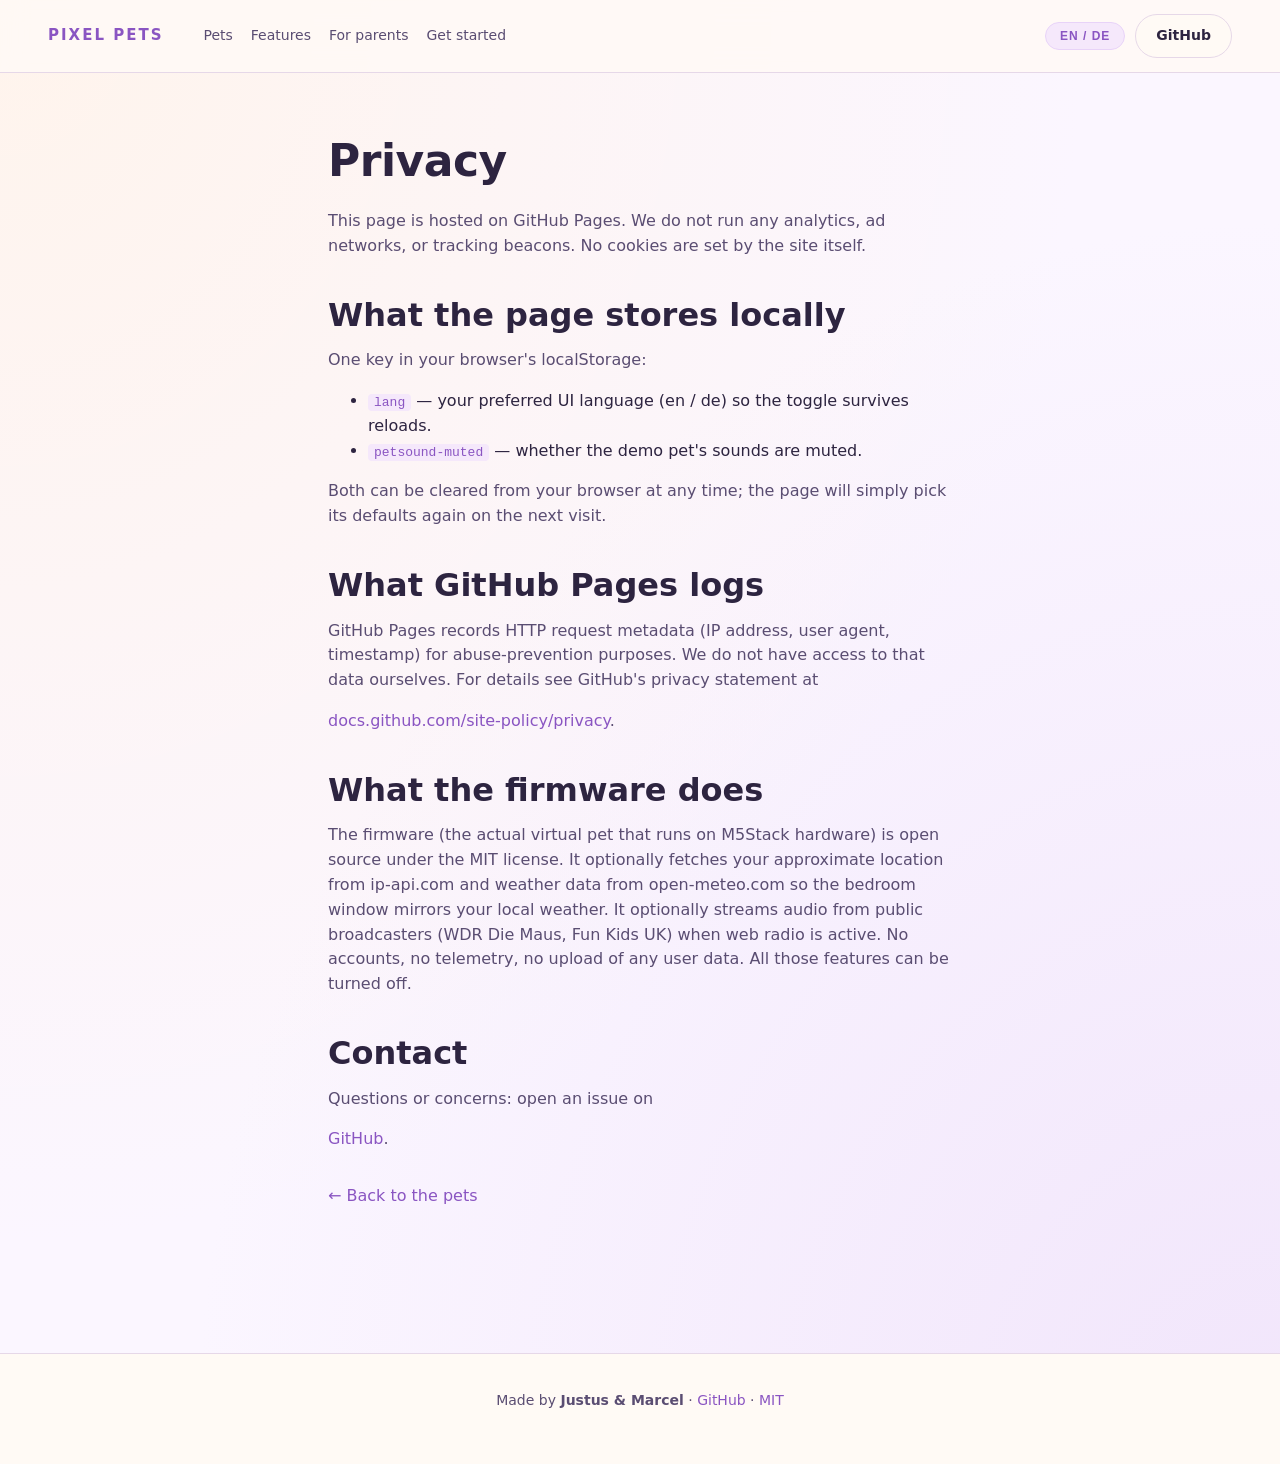
<file: site/privacy.html>
<!DOCTYPE html>
<html lang="en">
<head>
  <meta charset="UTF-8" />
  <meta name="viewport" content="width=device-width, initial-scale=1.0" />
  <title>Privacy — Pixel Pets</title>
  <link rel="stylesheet" href="styles.css" />
</head>
<body>

<header class="site-header">
  <a href="index.html" class="brand"><span class="brand-mark">PIXEL PETS</span></a>
  <nav class="site-nav">
    <a href="index.html#pets"        data-en="Pets"        data-de="Pets">Pets</a>
    <a href="index.html#features"    data-en="Features"    data-de="Features">Features</a>
    <a href="index.html#parents"     data-en="For parents" data-de="Für Eltern">For parents</a>
    <a href="index.html#getstarted"  data-en="Get started" data-de="Loslegen">Get started</a>
  </nav>
  <div class="header-actions">
    <button id="lang-toggle" class="lang-toggle">EN / DE</button>
    <a href="https://github.com/marceld23/Pixel-Pets" class="btn btn-ghost">GitHub</a>
  </div>
</header>

<main class="privacy-page">
  <h1 data-en="Privacy" data-de="Datenschutz">Privacy</h1>

  <p data-en="This page is hosted on GitHub Pages. We do not run any analytics, ad networks, or tracking beacons. No cookies are set by the site itself."
     data-de="Diese Seite läuft auf GitHub Pages. Wir betreiben keine Analytics, keine Werbenetzwerke und keine Tracking-Pixel. Die Seite selbst setzt keine Cookies.">
    This page is hosted on GitHub Pages. We do not run any analytics, ad networks, or tracking beacons. No cookies are set by the site itself.</p>

  <h2 data-en="What the page stores locally" data-de="Was lokal gespeichert wird">What the page stores locally</h2>
  <p data-en="One key in your browser's localStorage:"
     data-de="Ein Eintrag im localStorage deines Browsers:">
    One key in your browser's localStorage:</p>
  <ul>
    <li><code>lang</code>
      — <span data-en="your preferred UI language (en / de) so the toggle survives reloads"
              data-de="deine UI-Sprache (en / de), damit der Toggle Seiten-Reloads überlebt">your preferred UI language</span>.</li>
    <li><code>petsound-muted</code>
      — <span data-en="whether the demo pet's sounds are muted"
              data-de="ob die Demo-Pet-Sounds stumm geschaltet sind">whether the demo pet's sounds are muted</span>.</li>
  </ul>
  <p data-en="Both can be cleared from your browser at any time; the page will simply pick its defaults again on the next visit."
     data-de="Beide kannst du jederzeit im Browser löschen; die Seite wählt dann beim nächsten Besuch wieder ihre Default-Werte.">
    Both can be cleared from your browser at any time; the page will simply pick its defaults again on the next visit.</p>

  <h2 data-en="What GitHub Pages logs" data-de="Was GitHub Pages protokolliert">What GitHub Pages logs</h2>
  <p data-en="GitHub Pages records HTTP request metadata (IP address, user agent, timestamp) for abuse-prevention purposes. We do not have access to that data ourselves. For details see GitHub's privacy statement at "
     data-de="GitHub Pages protokolliert HTTP-Request-Metadaten (IP-Adresse, User-Agent, Zeitstempel) zum Zweck der Missbrauchsprävention. Wir selbst haben darauf keinen Zugriff. Details in GitHubs Datenschutzerklärung: ">
    GitHub Pages records HTTP request metadata (IP address, user agent, timestamp) for abuse-prevention purposes. We do not have access to that data ourselves. For details see GitHub's privacy statement at </p>
  <p><a href="https://docs.github.com/en/site-policy/privacy-policies/github-general-privacy-statement">docs.github.com/site-policy/privacy</a>.</p>

  <h2 data-en="What the firmware does" data-de="Was die Firmware macht">What the firmware does</h2>
  <p data-en="The firmware (the actual virtual pet that runs on M5Stack hardware) is open source under the MIT license. It optionally fetches your approximate location from ip-api.com and weather data from open-meteo.com so the bedroom window mirrors your local weather. It optionally streams audio from public broadcasters (WDR Die Maus, Fun Kids UK) when web radio is active. No accounts, no telemetry, no upload of any user data. All those features can be turned off."
     data-de="Die Firmware (das eigentliche virtuelle Pet auf der M5Stack-Hardware) ist Open Source unter MIT-Lizenz. Sie holt optional deinen ungefähren Standort von ip-api.com und Wetterdaten von open-meteo.com, damit das Schlafzimmer-Fenster das lokale Wetter zeigt. Sie streamt optional Audio öffentlich-rechtlicher Sender (WDR Die Maus, Fun Kids UK), wenn das Webradio läuft. Keine Accounts, keine Telemetrie, keine Datenübertragung an uns. All diese Funktionen lassen sich abschalten.">
    The firmware (the actual virtual pet that runs on M5Stack hardware) is open source under the MIT license. It optionally fetches your approximate location from ip-api.com and weather data from open-meteo.com so the bedroom window mirrors your local weather. It optionally streams audio from public broadcasters (WDR Die Maus, Fun Kids UK) when web radio is active. No accounts, no telemetry, no upload of any user data. All those features can be turned off.</p>

  <h2 data-en="Contact" data-de="Kontakt">Contact</h2>
  <p data-en="Questions or concerns: open an issue on "
     data-de="Fragen oder Anliegen: Issue im ">
    Questions or concerns: open an issue on </p>
  <p><a href="https://github.com/marceld23/Pixel-Pets/issues">GitHub</a>.</p>

  <p style="margin-top: 32px;">
    <a href="index.html"
       data-en="← Back to the pets" data-de="← Zurück zu den Pets">← Back to the pets</a>
  </p>
</main>

<footer class="site-footer">
  <p>
    <span data-en="Made by" data-de="Von">Made by</span>
    <strong>Justus &amp; Marcel</strong>
    · <a href="https://github.com/marceld23/Pixel-Pets">GitHub</a>
    · <a href="https://github.com/marceld23/Pixel-Pets/blob/main/LICENSE">MIT</a>
  </p>
</footer>

<script src="scripts/i18n.js"></script>
</body>
</html>
</file>
<file: site/styles.css>
/* ── Pixel Pets landing page ───────────────────────────────────────────────
   Warm pastel palette, generous whitespace, no images required (the pet
   illustrations are all canvas-rendered).  Layout is mobile-first; the
   hero turns into a 2-column grid above 900 px. */

:root {
  --bg-1:        #fff4ec;
  --bg-2:        #f1e5fb;
  --surface:     #fffaf5;
  --surface-2:   #f5e8fb;
  --ink:         #2d2440;
  --ink-soft:    #5a4d72;
  --accent:      #b780e5;
  --accent-deep: #8a55c2;
  --accent-soft: #e8d3f8;
  --warn:        #d8716e;
  --line:        #e6d8e8;
  --shadow:      0 12px 36px rgba(80, 50, 120, 0.12);
  --shadow-sm:   0 4px 14px rgba(80, 50, 120, 0.08);
  --radius:      14px;
  --radius-lg:   22px;
  --gutter:      clamp(16px, 4vw, 48px);
  --max-width:   1180px;
}

* { box-sizing: border-box; }

html { scroll-behavior: smooth; }

body {
  margin: 0;
  font-family: system-ui, -apple-system, "Segoe UI", Roboto, "Helvetica Neue",
               sans-serif;
  font-size: 16px;
  line-height: 1.55;
  color: var(--ink);
  background:
    radial-gradient(ellipse at top left,  var(--bg-1) 0%,  transparent 60%),
    radial-gradient(ellipse at bottom right, var(--bg-2) 0%, transparent 60%),
    #fbf6ff;
  min-height: 100vh;
  -webkit-font-smoothing: antialiased;
}

a { color: var(--accent-deep); text-decoration: none; }
a:hover { text-decoration: underline; }

h1, h2, h3 { color: var(--ink); margin: 0 0 .4em; }
h1 { font-size: clamp(28px, 4vw, 44px); line-height: 1.1; letter-spacing: -.5px; }
h2 { font-size: clamp(22px, 3vw, 32px); margin-bottom: .25em; }
h3 { font-size: 18px; }

p  { margin: 0 0 1em; color: var(--ink-soft); }

code, pre {
  font-family: "JetBrains Mono", ui-monospace, "SFMono-Regular", Menlo,
               Consolas, monospace;
  font-size: 13px;
}
pre {
  background: var(--ink);
  color: #f8f0ff;
  padding: 14px 18px;
  border-radius: var(--radius);
  overflow-x: auto;
  margin: 12px 0;
  box-shadow: var(--shadow-sm);
}
pre code { background: none; padding: 0; color: inherit; }
:not(pre) > code {
  background: var(--surface-2);
  padding: 1px 6px;
  border-radius: 4px;
  color: var(--accent-deep);
}

/* ── Header ─────────────────────────────────────────────────────────────── */

.site-header {
  position: sticky;
  top: 0;
  z-index: 50;
  display: flex;
  align-items: center;
  gap: 24px;
  padding: 14px var(--gutter);
  background: rgba(255, 250, 246, 0.85);
  backdrop-filter: blur(12px);
  -webkit-backdrop-filter: blur(12px);
  border-bottom: 1px solid var(--line);
}

.brand {
  font-weight: 700;
  letter-spacing: 2px;
  color: var(--accent-deep);
  font-size: 15px;
}
.brand-mark { white-space: nowrap; }

.site-nav {
  display: flex;
  gap: 18px;
  margin-left: 16px;
  flex-wrap: wrap;
  flex: 1;
}
.site-nav a {
  color: var(--ink-soft);
  font-size: 14px;
  font-weight: 500;
}
.site-nav a:hover { color: var(--accent-deep); text-decoration: none; }

.header-actions {
  display: flex;
  align-items: center;
  gap: 10px;
  margin-left: auto;
}

.lang-toggle {
  background: var(--surface-2);
  color: var(--accent-deep);
  border: 1px solid var(--accent-soft);
  border-radius: 999px;
  padding: 6px 14px;
  font-size: 12px;
  font-weight: 600;
  letter-spacing: 1px;
  cursor: pointer;
  transition: background .15s, color .15s;
}
.lang-toggle:hover { background: var(--accent-soft); }

/* ── Buttons ────────────────────────────────────────────────────────────── */

.btn {
  display: inline-flex;
  align-items: center;
  justify-content: center;
  padding: 10px 20px;
  border-radius: 999px;
  font-weight: 600;
  font-size: 14px;
  border: 1px solid transparent;
  transition: transform .12s ease, box-shadow .12s ease;
  cursor: pointer;
  text-decoration: none;
}
.btn:hover { transform: translateY(-1px); text-decoration: none; }

.btn-primary {
  background: var(--accent);
  color: white;
  box-shadow: 0 6px 18px rgba(183, 128, 229, 0.45);
}
.btn-primary:hover { background: var(--accent-deep); color: white; }

.btn-ghost {
  background: var(--surface);
  color: var(--ink);
  border-color: var(--line);
}
.btn-ghost:hover { background: var(--surface-2); }

/* ── Hero ───────────────────────────────────────────────────────────────── */

.hero {
  display: grid;
  grid-template-columns: 1fr;
  gap: clamp(24px, 5vw, 56px);
  padding: clamp(36px, 6vw, 80px) var(--gutter) clamp(48px, 6vw, 80px);
  max-width: var(--max-width);
  margin: 0 auto;
  align-items: center;
}

.hero-text { max-width: 540px; }
.hero-text p { font-size: 17px; }
.hero-cta {
  display: flex;
  gap: 12px;
  margin-top: 20px;
  flex-wrap: wrap;
}

.hero-highlight {
  /* Flaggschiff-Spotlight im Hero: hebt Muffin als KI-Variante früh hervor. */
  margin-top: 22px;
  padding: 14px 18px;
  background: linear-gradient(90deg,
              rgba(183, 128, 229, 0.12),
              rgba(183, 128, 229, 0.04));
  border-left: 3px solid var(--accent);
  border-radius: 8px;
  font-size: 15px;
  color: var(--ink);
  line-height: 1.5;
}

.hero-demo { display: flex; flex-direction: column; align-items: center; gap: 14px; }

@media (min-width: 900px) {
  .hero { grid-template-columns: 1fr 1fr; }
}

/* Device frame: rounded grey body around the canvas with a chin label,
   reminiscent of an M5Stack Core2 form factor. */
.hero-video {
  width: min(320px, 80vw);
  height: auto;
  border-radius: 18px;
  box-shadow: var(--shadow);
  display: block;
  background: #000;
}

.hero-caption {
  font-size: 14px;
  color: var(--ink-soft);
  font-style: italic;
  margin: 0;
  text-align: center;
  max-width: 320px;
}

/* ── Deep-dive YouTube embed ───────────────────────────────────────────── */

.deep-dive-frame {
  position: relative;
  width: 100%;
  max-width: 720px;
  margin: 24px auto 0;
  aspect-ratio: 16 / 9;
  border-radius: 12px;
  overflow: hidden;
  box-shadow: var(--shadow-sm);
  background: #000;
}

.deep-dive-frame iframe {
  position: absolute;
  inset: 0;
  width: 100%;
  height: 100%;
  border: 0;
}

/* Feature-reel — vertical YouTube Short, 9:16 aspect, narrower max-width
   so it doesn't dwarf the 16:9 deep-dive embed below. */
.feature-reel-frame {
  position: relative;
  width: 100%;
  max-width: 320px;
  margin: 24px auto 0;
  aspect-ratio: 9 / 16;
  border-radius: 12px;
  overflow: hidden;
  box-shadow: var(--shadow-sm);
  background: #000;
}

.feature-reel-frame iframe {
  position: absolute;
  inset: 0;
  width: 100%;
  height: 100%;
  border: 0;
}

/* ── Section scaffolding ────────────────────────────────────────────────── */

.section {
  padding: clamp(48px, 7vw, 96px) var(--gutter);
  max-width: var(--max-width);
  margin: 0 auto;
}
.section-alt {
  max-width: none;
  background: linear-gradient(180deg,
    rgba(255, 244, 236, 0.55) 0%,
    rgba(241, 229, 251, 0.45) 100%);
  margin: 0;
  position: relative;
}
.section-alt > * { max-width: var(--max-width); margin-left: auto; margin-right: auto; }
.section-alt > h2,
.section-alt > .section-lead { padding: 0 var(--gutter); }

.section-lead {
  font-size: 17px;
  color: var(--ink-soft);
  max-width: 640px;
  margin-bottom: 32px;
}

.cards-disclaimer {
  margin-top: 18px;
  font-size: 13px;
  font-style: italic;
  color: var(--ink-soft);
  opacity: 0.75;
  text-align: center;
}

/* ── Real-hardware animal screenshots ──────────────────────────────────── */

.animal-shots {
  display: grid;
  grid-template-columns: repeat(auto-fit, minmax(220px, 1fr));
  gap: 18px;
  margin: 14px 0 32px;
}

.animal-shots figure {
  margin: 0;
  background: var(--surface);
  border: 1px solid var(--line);
  border-radius: var(--radius-lg);
  padding: 14px;
  box-shadow: var(--shadow-sm);
  text-align: center;
}

.animal-shots img {
  display: block;
  width: 100%;
  height: auto;
  border-radius: 12px;
  /* Keep the 320×240 pixel art crisp when scaled up. */
  image-rendering: pixelated;
}

.animal-shots figcaption {
  margin-top: 10px;
  font-weight: 700;
  letter-spacing: 0.02em;
  color: var(--ink);
}

/* ── Real-hardware photos (the lineup + close-up) ──────────────────────── */

.hardware-photos {
  display: grid;
  /* Family photo (landscape) gets ~2× the width of the close-up (portrait). */
  grid-template-columns: minmax(0, 2fr) minmax(0, 1fr);
  gap: 18px;
  align-items: start;
  margin: 14px 0 32px;
}

.hardware-photos figure {
  margin: 0;
  background: var(--surface);
  border: 1px solid var(--line);
  border-radius: var(--radius-lg);
  padding: 14px;
  box-shadow: var(--shadow-sm);
  text-align: center;
}

.hardware-photos img {
  display: block;
  width: 100%;
  height: auto;
  border-radius: 12px;
}

.hardware-photos figcaption {
  margin-top: 10px;
  font-size: 13px;
  color: var(--ink-soft);
  line-height: 1.4;
}

@media (max-width: 700px) {
  .hardware-photos { grid-template-columns: 1fr; }
}

/* ── Pet cards ──────────────────────────────────────────────────────────── */

.pet-cards {
  display: grid;
  grid-template-columns: repeat(auto-fit, minmax(220px, 1fr));
  gap: 24px;
  margin-top: 28px;
}

.pet-card {
  background: var(--surface);
  border: 1px solid var(--line);
  border-radius: var(--radius-lg);
  padding: 18px 20px 22px;
  box-shadow: var(--shadow-sm);
  transition: transform .15s ease, box-shadow .15s ease;
  position: relative;
}
.pet-card:hover {
  transform: translateY(-3px);
  box-shadow: var(--shadow);
}

/* Muffin: Flaggschiff-Card mit Akzent-Border, Glow-Schatten und Ribbon. */
.pet-card-flagship {
  border-color: var(--accent);
  border-width: 2px;
  box-shadow: 0 0 0 4px rgba(183, 128, 229, 0.12),
              var(--shadow-sm);
}
.pet-card-flagship:hover {
  box-shadow: 0 0 0 4px rgba(183, 128, 229, 0.18),
              var(--shadow);
}
.flagship-ribbon {
  position: absolute;
  top: 12px;
  right: 12px;
  background: var(--accent);
  color: #fff;
  font-size: 11px;
  font-weight: 600;
  padding: 3px 9px;
  border-radius: 12px;
  letter-spacing: 0.4px;
  text-transform: uppercase;
}

/* Pip: Accessory-Card. Dezent kühlere Border + grauer Ribbon damit klar
   ist dass es kein viertes Pet ist sondern ein Begleitgerät. */
.pet-card-accessory {
  border-color: var(--ink-soft);
  border-style: dashed;
  background: var(--surface-2, #fafafa);
}
.accessory-ribbon {
  position: absolute;
  top: 12px;
  right: 12px;
  background: var(--ink-soft);
  color: #fff;
  font-size: 11px;
  font-weight: 600;
  padding: 3px 9px;
  border-radius: 12px;
  letter-spacing: 0.4px;
  text-transform: uppercase;
}
.pet-card canvas {
  display: block;
  width: 100%;
  max-width: 200px;
  height: auto;
  margin: 0 auto 12px;
  border-radius: 10px;
  image-rendering: pixelated;
  background: linear-gradient(180deg, #f5e6f8, #ead2f0);
  aspect-ratio: 4 / 3;
}
.pet-card[data-pet="pip"] canvas {
  max-width: 90px;
  aspect-ratio: 135 / 240;
}
.pet-card h3 {
  font-size: 22px;
  margin-bottom: 4px;
  color: var(--accent-deep);
}
.pet-card .hardware {
  font-size: 13px;
  color: var(--ink-soft);
  margin: 0 0 10px;
  font-weight: 500;
}
.pet-features {
  list-style: none;
  padding: 0;
  margin: 0;
  font-size: 14px;
  color: var(--ink-soft);
}
.pet-features li {
  padding: 4px 0;
  padding-left: 18px;
  position: relative;
}
.pet-features li::before {
  content: "♥";
  color: var(--accent);
  position: absolute;
  left: 0;
  font-size: 12px;
  top: 7px;
}

/* ── Hardware shopping list (under the pet cards) ──────────────────────── */

.shopping-heading {
  margin-top: 40px;
  font-size: 22px;
  color: var(--accent-deep);
}
.shopping-lead {
  margin: 6px 0 16px;
  color: var(--ink-soft);
}
.shopping-subhead {
  margin: 18px 0 8px;
  font-size: 15px;
  color: var(--ink);
  text-transform: uppercase;
  letter-spacing: 0.6px;
}
.shopping-list {
  list-style: none;
  padding: 0;
  margin: 0;
  display: grid;
  gap: 10px;
}
.shopping-list li {
  background: var(--surface);
  border: 1px solid var(--line);
  border-radius: var(--radius);
  padding: 12px 16px;
  font-size: 15px;
  line-height: 1.5;
}
.shopping-list li strong {
  color: var(--accent-deep);
  margin-right: 4px;
}
.shopping-list a {
  color: var(--accent-deep);
  text-decoration: underline;
  text-underline-offset: 2px;
}
.shopping-list .shopping-note {
  display: block;
  font-size: 13px;
  color: var(--ink-soft);
  margin-top: 2px;
}

/* ── Feature grid ───────────────────────────────────────────────────────── */

.feature-grid {
  display: grid;
  grid-template-columns: repeat(auto-fit, minmax(260px, 1fr));
  gap: 22px;
  margin-top: 28px;
}

.feature {
  background: var(--surface);
  border: 1px solid var(--line);
  border-radius: var(--radius);
  padding: 22px;
  box-shadow: var(--shadow-sm);
}
/* Voice-Feature-Card als Muffin-Spotlight visuell akzentuieren. */
.feature-flagship {
  border-color: var(--accent);
  border-width: 2px;
  box-shadow: 0 0 0 4px rgba(183, 128, 229, 0.10),
              var(--shadow-sm);
}
.feature-icon {
  font-size: 32px;
  margin-bottom: 8px;
}
.feature h3 small {
  font-weight: 400;
  color: var(--ink-soft);
  font-size: 13px;
  margin-left: 8px;
}
.feature .feature-tag {
  /* Pet-Variant-Hinweis unter der Überschrift, einheitlich für alle Cards. */
  font-size: 12px;
  font-style: italic;
  color: var(--ink-soft);
  opacity: 0.7;
  margin: -4px 0 8px 0;
  letter-spacing: 0.3px;
}
.feature p {
  font-size: 14.5px;
  margin: 0;
}

/* ── Parents grid ───────────────────────────────────────────────────────── */

.parents-grid {
  display: grid;
  grid-template-columns: repeat(auto-fit, minmax(280px, 1fr));
  gap: 22px;
  margin-top: 28px;
}
.parent-point {
  background: var(--surface);
  border-left: 4px solid var(--accent);
  border-radius: var(--radius);
  padding: 20px 22px;
  box-shadow: var(--shadow-sm);
}
.parent-point h3 { color: var(--accent-deep); margin-top: 0; }
.parent-point p { margin: 0; font-size: 14.5px; }

/* ── Difficulty cards (get started) ─────────────────────────────────────── */

.difficulty-grid {
  display: grid;
  /* Cap each card at 260 px instead of stretching to 1fr — otherwise on
     wide viewports the four cards sprawl across the full section and read
     as "left-aligned" against the narrower h2/section-lead above. */
  grid-template-columns: repeat(auto-fit, minmax(220px, 260px));
  gap: 14px;
  /* Keep the auto left/right margins from `.section-alt > *` so the grid
     sits centered in the section. The earlier `margin: 20px 0 32px`
     shorthand silently zeroed the horizontal margins and pinned the grid
     to the left content edge — which is exactly what produced the visible
     left-shift the user reported on a wide viewport. */
  margin-top: 20px;
  margin-bottom: 32px;
  justify-content: center;
}
.difficulty-card {
  background: var(--surface);
  border: 1px solid var(--line);
  border-radius: var(--radius);
  padding: 16px 18px;
  box-shadow: var(--shadow-sm);
  display: flex;
  flex-direction: column;
}
.difficulty-card .difficulty-badge {
  font-size: 22px;
  line-height: 1;
}
.difficulty-card h3 {
  margin: 8px 0 4px;
  font-size: 18px;
}
.difficulty-card .difficulty-label {
  font-size: 12px;
  font-weight: 700;
  letter-spacing: 0.04em;
  text-transform: uppercase;
  color: var(--ink-soft);
  margin: 0 0 6px;
}
.difficulty-card .difficulty-hint {
  font-size: 13.5px;
  color: var(--ink-soft);
  margin: 0 0 10px;
  flex: 1;
}
.difficulty-card .difficulty-link {
  font-size: 13px;
  font-weight: 600;
  color: var(--accent-deep);
  margin-top: auto;
}

/* ── Pre-built firmware callout (between difficulty cards + steps) ─────── */

.prebuilt-callout {
  background: var(--surface);
  border-left: 4px solid var(--accent);
  border-radius: var(--radius);
  padding: 18px 22px;
  /* Match the .steps column width so the two visually pair as a single
     "tutorial column" beneath the difficulty cards above. */
  max-width: 720px;
  margin-left: auto;
  margin-right: auto;
  margin-bottom: 32px;
  box-shadow: var(--shadow-sm);
}
.prebuilt-callout h3 {
  margin: 0 0 8px;
  color: var(--accent-deep);
}
.prebuilt-callout p {
  margin: 0 0 10px;
  font-size: 14.5px;
}
.prebuilt-callout p:last-child {
  margin-bottom: 0;
}
.prebuilt-callout .prebuilt-link {
  font-weight: 600;
  color: var(--accent-deep);
}
.prebuilt-callout .prebuilt-caveat {
  font-style: italic;
  color: var(--ink-soft);
  font-size: 13px;
}

/* ── Steps (get started) ────────────────────────────────────────────────── */

.steps {
  list-style: none;
  padding: 0;
  margin: 28px auto 0;
  counter-reset: step;
  display: grid;
  /* Pin the column to the available width so wide <pre> blocks scroll
     internally instead of stretching the section past the viewport on
     mobile. Default grid tracks are `auto` = max-content, which a long
     `pio run -e cores3 -t upload …` line would happily honour. */
  grid-template-columns: minmax(0, 1fr);
  gap: 22px;
  /* Override the section-alt 1180 px default — single-column tutorial
     reads better in a narrower centered column. Other sections on this
     page (features, parents) span the full 1180 px but split into a
     row of small cards, which visually centers itself by being a row.
     A single full-width card looks like a giant left-stuck strip in
     comparison. */
  max-width: 720px;
}
.steps li {
  background: var(--surface);
  border-radius: var(--radius);
  /* Horizontal padding = gutter so the card's *text* starts at the same
     X position as the h2 above it (which is also gutter-padded). The
     <ol> itself stays unpadded, so card edges extend out to the section
     content boundaries — that's the visual alignment we want. */
  padding: 22px var(--gutter);
  box-shadow: var(--shadow-sm);
}
.steps li h3 { margin-top: 0; }

/* ── Footer ─────────────────────────────────────────────────────────────── */

.site-footer {
  padding: 32px var(--gutter) 48px;
  text-align: center;
  border-top: 1px solid var(--line);
  margin-top: 64px;
  background: var(--surface);
}
.site-footer p {
  margin: 4px 0;
  font-size: 14px;
}
.footer-fineprint {
  color: var(--ink-soft);
  font-size: 12.5px;
}

/* ── Privacy page ──────────────────────────────────────────────────────── */

.privacy-page {
  max-width: 720px;
  margin: 0 auto;
  padding: clamp(36px, 6vw, 64px) var(--gutter);
}
.privacy-page h1 { margin-bottom: 24px; }
.privacy-page h2 { margin-top: 32px; }

/* ── Tiny screen polish ────────────────────────────────────────────────── */

@media (max-width: 600px) {
  .site-nav { display: none; }
  .header-actions .btn-ghost { display: none; }
}
</file>
